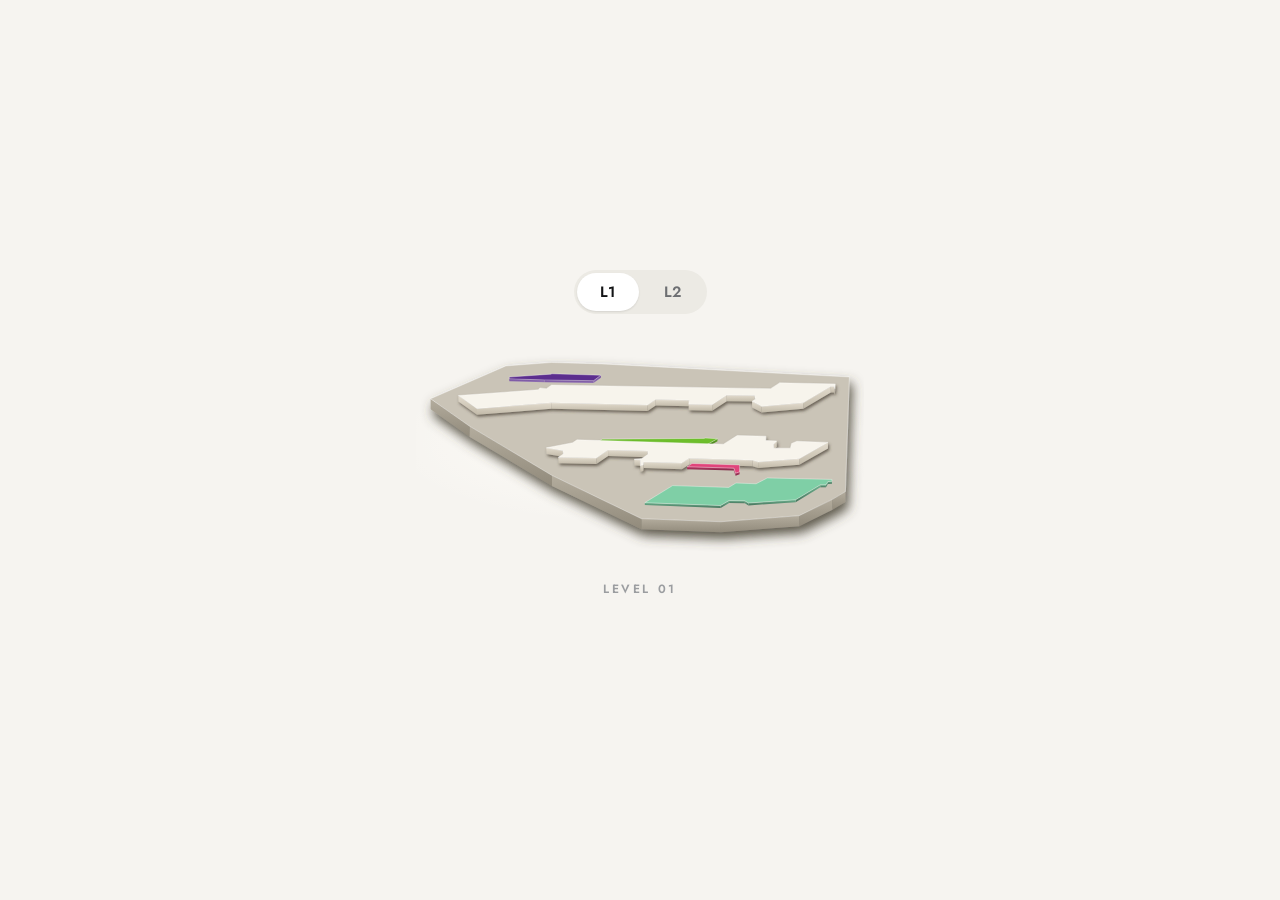
<file: index.html>
<!doctype html>
<html lang="en">
<head>
<meta charset="utf-8">
<meta name="viewport" content="width=device-width, initial-scale=1, viewport-fit=cover">
<meta name="color-scheme" content="light dark">
<title>Find my car – Garden City</title>
<link rel="preconnect" href="https://fonts.googleapis.com">
<link rel="preconnect" href="https://fonts.gstatic.com" crossorigin>
<link href="https://fonts.googleapis.com/css2?family=Jost:wght@400;500;600;700&display=swap" rel="stylesheet">
<link rel="stylesheet" href="styles.css?v=09161853">
</head>
<body>
<div class="app">

  <!-- ===== 屏 1：一次只显示一层，切换 L1 / L2，点模型进入该层 ===== -->
  <!-- 标题只给读屏软件，视觉上不出现 -->
  <section class="screen is-on" id="home" aria-labelledby="home-title">
    <h1 class="sr-only" id="home-title" tabindex="-1">Which level did you park on?</h1>
    <div class="pick" role="group" aria-label="Choose a level">
      <button type="button" data-pick="L1">L1</button>
      <button type="button" data-pick="L2">L2</button>
    </div>
    <div class="deckhost" id="deckhost"></div>
    <p class="plate" id="deck-plate" aria-hidden="true"></p>
  </section>

  <!-- ===== 屏 2：该层平面图 + 车的位置 ===== -->
  <section class="screen" id="level" aria-labelledby="level-title">
    <header class="topbar">
      <button class="back" data-back="home">Back</button>
      <div class="seg" role="group" aria-label="Switch level">
        <button data-level="L1" aria-pressed="false">L1</button>
        <button data-level="L2" aria-pressed="false">L2</button>
      </div>
    </header>
    <div class="pagehead">
      <i class="swatch" id="level-swatch"></i>
      <h1 class="lead" id="level-title" tabindex="-1"></h1>
    </div>
    <p class="sub" id="level-sub"></p>
    <div class="planbox" id="level-plan">
      <img alt="" hidden>
      <div class="empty"></div>
      <div class="overlay" id="level-overlay"></div>
    </div>
    <p class="note" id="level-note"></p>
  </section>

  <!-- ===== 屏 3：停车场细节图 + 提示 ===== -->
  <section class="screen" id="detail" aria-labelledby="detail-title">
    <header class="topbar">
      <button class="back" data-back="level">Back</button>
    </header>
    <div class="pagehead">
      <i class="swatch" id="detail-swatch"></i>
      <h1 class="lead" id="detail-title" tabindex="-1"></h1>
    </div>
    <p class="sub" id="detail-sub"></p>
    <div class="planbox" id="detail-plan">
      <img alt="" hidden>
      <div class="empty"></div>
      <div class="overlay" id="detail-overlay"></div>
    </div>
    <ul class="tips" id="detail-tips"></ul>
    <button class="primary" data-back="home" data-reset="1">I found my car</button>
  </section>

  <!-- 点了某个车位之后问一句 -->
  <div class="ask" id="ask" hidden role="dialog" aria-modal="true" aria-labelledby="ask-title">
    <div class="ask-card">
      <p class="ask-title" id="ask-title">Did you park here?</p>
      <p class="ask-where" id="ask-where"></p>
      <div class="ask-row">
        <button class="btn-ghost" id="ask-no" type="button">Not here</button>
        <button class="btn-solid" id="ask-yes" type="button">Yes, my car is here</button>
      </div>
    </div>
  </div>

  <div class="locating" id="locating" hidden role="status" aria-live="polite">
    <div class="beacon"></div>
    <p>Finding your car…</p>
  </div>

</div>
<script src="app.js?v=09161853"></script>
</body>
</html>
</file>
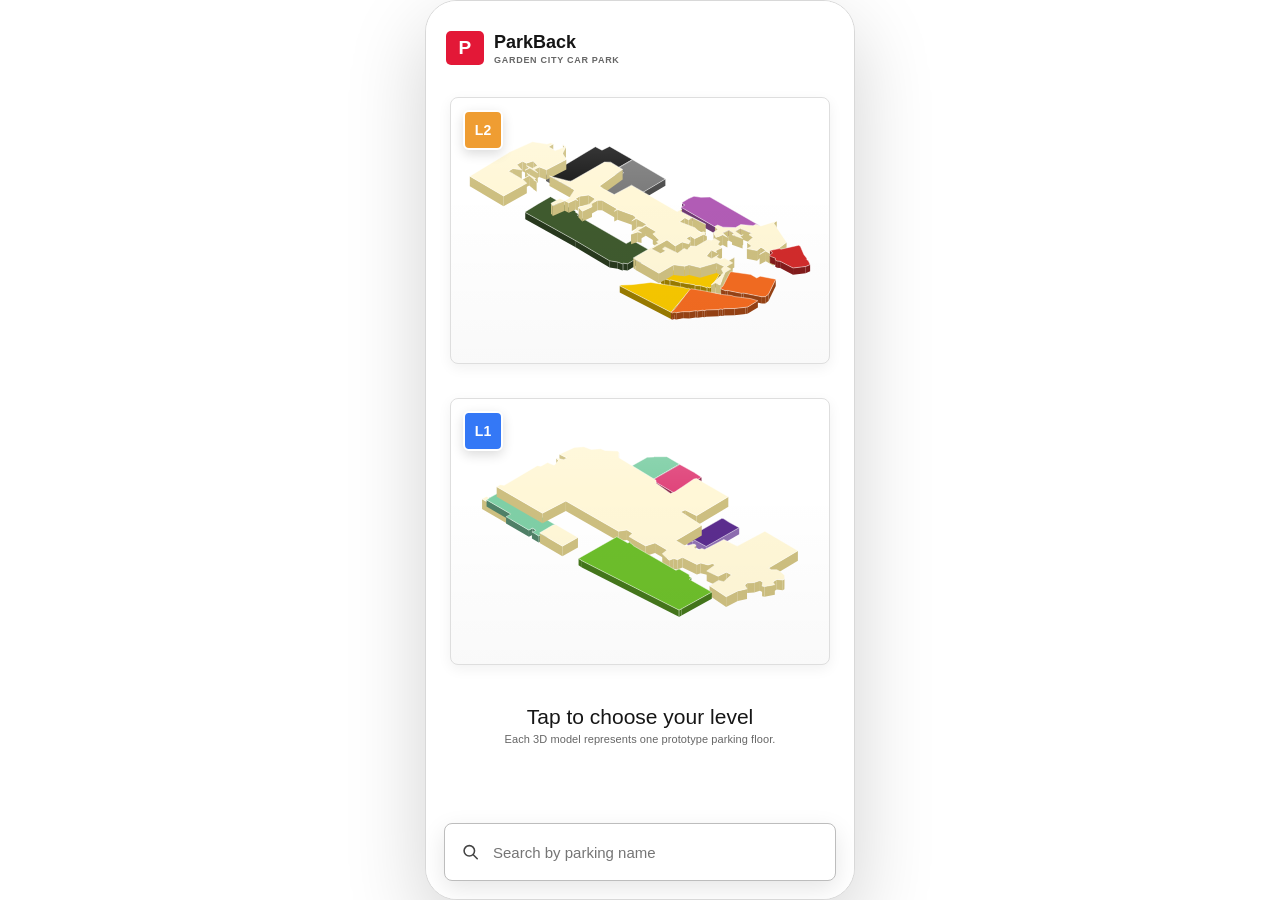
<file: codex version/FindMyCar/index.html>
<!doctype html>
<html lang="en">
<head>
  <meta charset="utf-8">
  <meta name="viewport" content="width=device-width, initial-scale=1, viewport-fit=cover">
  <meta name="theme-color" content="#e31837">
  <title>FindMyCar — Garden City Prototype</title>
  <link rel="stylesheet" href="css/variables.css">
  <link rel="stylesheet" href="css/base.css">
  <link rel="stylesheet" href="css/layout.css">
  <link rel="stylesheet" href="css/home.css">
  <link rel="stylesheet" href="css/map.css">
  <link rel="stylesheet" href="css/details.css">
  <link rel="stylesheet" href="css/map-renderer.css">
  <link rel="stylesheet" href="css/feedback.css">
  <link rel="stylesheet" href="css/buttons.css">
  <link rel="stylesheet" href="css/responsive.css">
</head>
<body>
  <main class="phone" id="prototype" data-floor="L1" aria-label="ParkBack mobile prototype">
    <section class="view screen home-view is-on" id="home" aria-label="Choose parking level">
      <header class="home-header">
        <div class="brand"><span class="brand-mark">P</span><span><strong>ParkBack</strong><small>Garden City car park</small></span></div>
        <span class="saved-home" id="savedHome" hidden>Saved · L1</span>
      </header>

      <div class="level-stack" role="group" aria-label="Choose a parking level">
        <button class="level-card" type="button" data-floor="L2" aria-pressed="false">
          <svg class="level-model" data-model-floor="L2" viewBox="-35 155 1060 235" preserveAspectRatio="none" role="img" aria-label="Level 2 BIG W floor, assembled from the reference sign proportions"></svg>
          <span class="level-label"><span class="level-code">L2</span></span>
        </button>
        <button class="level-card" type="button" data-floor="L1" aria-pressed="false">
          <svg class="level-model" data-model-floor="L1" viewBox="55 330 950 220" preserveAspectRatio="none" role="img" aria-label="Level 1 floor above You Are Here, assembled from the reference sign proportions"></svg>
          <span class="level-label"><span class="level-code">L1</span></span>
        </button>
      </div>

      <div class="choose-copy"><strong>Tap to choose your level</strong><span>Each 3D model represents one prototype parking floor.</span></div>

      <div class="search-dock">
        <div class="search-results" id="searchResults" role="listbox" aria-label="Parking search results" hidden>
          <button class="search-result" type="button" data-floor="L1"><span class="result-code">L1</span><span><strong>Level 1 · P6 Pink</strong><small>Nearby Entry 1 · Coles</small></span></button>
          <button class="search-result" type="button" data-floor="L2"><span class="result-code">L2</span><span><strong>Level 2 · P22 Olive</strong><small>Nearby BIG W</small></span></button>
          <p class="no-result" id="noResult" hidden>No L1 or L2 match. Try “park”, “L1” or “L2”.</p>
        </div>
        <div class="search-box">
          <svg width="19" height="19" viewBox="0 0 24 24" aria-hidden="true"><circle cx="10.5" cy="10.5" r="6.6" fill="none" stroke="currentColor" stroke-width="2"/><path d="m15.5 15.5 5 5" fill="none" stroke="currentColor" stroke-width="2" stroke-linecap="round"/></svg>
          <input id="parkingSearch" type="search" placeholder="Search by parking name" aria-label="Search parking by floor, zone or landmark" autocomplete="off">
          <button class="clear-search" id="clearSearch" type="button" aria-label="Clear parking search" hidden>×</button>
        </div>
      </div>
      <div id="deckhost" hidden></div>
      <p id="deck-plate" hidden></p>
    </section>

    <section class="view screen map-view" id="level" aria-label="Selected floor map" aria-hidden="true">
      <div class="map-canvas">
        <i class="sr-only" id="level-swatch"></i>
        <div class="map-floor-title"><small>Parking floor plan</small><strong id="level-title" tabindex="-1">Level 1</strong></div>
        <p class="sr-only" id="level-sub"></p>
        <div class="floor-plan-slot planbox" id="level-plan" aria-label="Level 1 floor plan">
          <img alt="" hidden>
          <div class="empty"></div>
          <div class="overlay" id="level-overlay"></div>
          <div class="map-zoom-controls" aria-label="Map zoom controls">
            <button id="mapZoomIn" type="button" aria-label="Zoom in">+</button>
            <button id="mapZoomOut" type="button" aria-label="Zoom out">−</button>
            <button id="mapZoomAll" type="button" aria-label="Show the complete floor plan">All</button>
          </div>
          <span class="map-accuracy" id="mapAccuracy">Approximate GPS area · 5–10 m</span>
        </div>
        <p class="sr-only" id="level-note"></p>
      </div>

      <div class="map-top">
        <button class="round-button" id="backHome" data-back="home" type="button" aria-label="Back to level selection"><svg width="22" height="22" viewBox="0 0 24 24" aria-hidden="true"><path d="m15 5-7 7 7 7" fill="none" stroke="currentColor" stroke-width="2.2" stroke-linecap="round" stroke-linejoin="round"/></svg></button>
        <div class="map-top-right">
          <div class="floor-switch seg" aria-label="Switch parking level"><button type="button" data-level="L1" aria-pressed="false">L1</button><button type="button" data-level="L2" aria-pressed="false">L2</button></div>
          <button class="round-button" id="locateButton" type="button" aria-label="Show simulated location"><svg width="20" height="20" viewBox="0 0 24 24" aria-hidden="true"><circle cx="12" cy="12" r="5" fill="none" stroke="currentColor" stroke-width="2"/><circle cx="12" cy="12" r="2" fill="currentColor"/><path d="M12 2v3m0 14v3M2 12h3m14 0h3" fill="none" stroke="currentColor" stroke-width="2" stroke-linecap="round"/></svg></button>
        </div>
      </div>

      <button class="parking-card" id="parkingInfo" type="button" aria-label="Open parking details">
        <span class="cue-image"><span><strong id="cueMark">P6</strong><small>Cue photo<br>placeholder</small></span></span>
        <span class="parking-copy"><span class="overline">Tip</span><span class="details-link">Check details</span></span>
        <span class="card-arrow" aria-hidden="true">›</span>
      </button>

      <div class="save-bar"><strong>Save your parking location</strong><button class="confirm-button" id="confirmButton" type="button">Confirm</button></div>
    </section>

    <section class="view screen details-view" id="detail" aria-label="Parking details" aria-hidden="true">
      <header class="details-header">
        <button class="round-button" id="backDetails" data-back="level" type="button" aria-label="Back to floor map"><svg width="22" height="22" viewBox="0 0 24 24" aria-hidden="true"><path d="m15 5-7 7 7 7" fill="none" stroke="currentColor" stroke-width="2.2" stroke-linecap="round" stroke-linejoin="round"/></svg></button>
        <div class="details-heading"><small>Parking details</small><strong id="detail-title" tabindex="-1">P6 Pink</strong></div>
        <span style="width:45px" aria-hidden="true"></span>
      </header>
      <div class="details-body" id="detailsBody" data-detail-floor="L1">
        <i class="sr-only" id="detail-swatch"></i>
        <p class="sr-only" id="detail-sub"></p>
        <div class="detail-plan planbox" id="detail-plan" aria-label="Detailed parking bay map">
          <img alt="" hidden>
          <div class="empty"></div>
          <div class="overlay" id="detail-overlay"></div>
          <span class="detail-hint" id="detailHint">Tap a parking bay to refine the pin</span>
        </div>
        <p class="tips-title">Environmental cues</p>
        <ul class="tips-list tips" id="detail-tips"></ul>
        <button class="found-button" id="foundButton" data-back="home" data-reset="1" type="button">I found my car</button>
      </div>
    </section>

    <div class="finding-overlay" id="locating" hidden role="status" aria-live="polite">
      <span class="finding-beacon beacon" aria-hidden="true"></span>
      <p>Finding your car…</p>
    </div>

    <div class="ask" id="ask" hidden role="dialog" aria-modal="true" aria-labelledby="ask-title">
      <div class="ask-card">
        <p class="ask-title" id="ask-title">Did you park here?</p>
        <p class="ask-where" id="ask-where"></p>
        <div class="ask-row">
          <button class="btn-ghost" id="ask-no" type="button">Not here</button>
          <button class="btn-solid" id="ask-yes" type="button">Yes, my car is here</button>
        </div>
      </div>
    </div>

    <div class="toast" id="toast" role="status" aria-live="polite">Location saved</div>
  </main>

  <script src="js/config.js"></script>
  <script src="js/home-model.js"></script>
  <script src="js/app.js"></script>
  <script src="js/map-experience.js"></script>
</body>
</html>
</file>
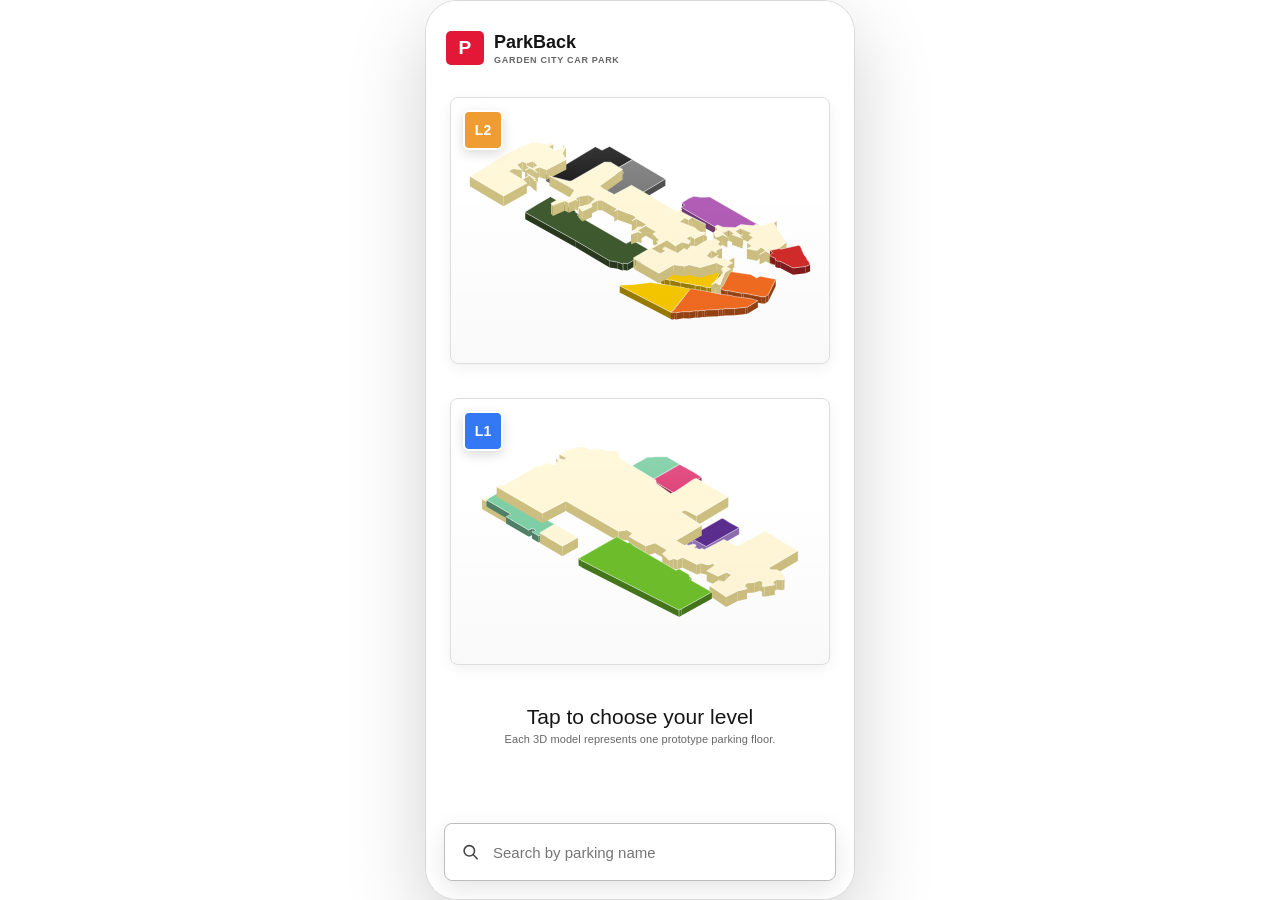
<file: codex version/ParkBack_Garden_City_Prototype.html>
<!doctype html>
<html lang="en">
<head>
  <meta charset="utf-8">
  <meta name="viewport" content="width=device-width, initial-scale=1, viewport-fit=cover">
  <meta name="theme-color" content="#e31837">
  <title>ParkBack — Garden City Prototype</title>
  <style>
    :root {
      --green: #161616;
      --green-2: #333333;
      --lime: #e31837;
      --ink: #161616;
      --muted: #666666;
      --paper: #ffffff;
      --map: #eeeeec;
      --card: #ffffff;
      --line: rgba(0,0,0,.13);
      --blue: #3478f6;
      --amber: #ef9d32;
      --shadow: 0 8px 24px rgba(0,0,0,.10);
      /* Tokens shared with the completed index map/model renderer. */
      --red: #e31837;
      --on-red: #ffffff;
      --ink-2: #666666;
      --ink-3: #929292;
      --sunk: #eeeeec;
      --hair: rgba(0,0,0,.16);
      --rule: #161616;
      --tap: 52px;
      --r: 5px;
      --floor: #d7d1c5;
      --floor-side-1: #c2bbad;
      --floor-side-2: #9e9687;
      --bldg: #fff7d7;
      --bldg-side-1: #eadfae;
      --bldg-side-2: #cdbf80;
      --shade: #5b5345;
      --edge: rgba(255,255,255,.65);
    }

    * { box-sizing: border-box; }
    html, body { margin: 0; min-height: 100%; }
    body {
      min-height: 100vh;
      min-height: 100dvh;
      display: grid;
      place-items: center;
      overflow: hidden;
      background: #ffffff;
      color: var(--ink);
      font-family: "Helvetica Neue", Helvetica, Arial, sans-serif;
      font-weight: 400;
      letter-spacing: .005em;
    }
    button, input { font: inherit; }
    button { color: inherit; -webkit-tap-highlight-color: transparent; }
    button:focus-visible, input:focus-visible { outline: 3px solid rgba(227,24,55,.28); outline-offset: 2px; }
    [hidden] { display: none !important; }

    .phone {
      position: relative;
      width: min(430px, 100vw);
      height: min(900px, 100vh);
      height: min(900px, 100dvh);
      overflow: hidden;
      isolation: isolate;
      border: 1px solid #d8d8d8;
      border-radius: 32px;
      background: var(--paper);
      box-shadow: 0 28px 80px rgba(0,0,0,.18);
    }

    .status-bar {
      position: absolute;
      z-index: 30;
      inset: 0 0 auto;
      height: 39px;
      padding: 11px 22px 0;
      display: flex;
      justify-content: space-between;
      color: var(--ink);
      font-size: 12px;
      font-weight: 600;
      pointer-events: none;
    }
    .status-icons { display: flex; align-items: center; gap: 6px; }
    .signal { width: 15px; height: 9px; border-left: 2px solid currentColor; border-bottom: 2px solid currentColor; transform: skew(-20deg); }
    .battery { position: relative; width: 20px; height: 10px; border: 1.5px solid currentColor; border-radius: 3px; }
    .battery::before { content: ""; position: absolute; inset: 2px; border-radius: 1px; background: currentColor; }
    .battery::after { content: ""; position: absolute; right: -3px; top: 2px; width: 2px; height: 4px; border-radius: 0 2px 2px 0; background: currentColor; }

    .view {
      position: absolute;
      inset: 0;
      opacity: 0;
      pointer-events: none;
      transform: translateX(18px);
      transition: opacity .28s ease, transform .38s cubic-bezier(.22,.8,.24,1);
    }
    .view.active, .view.is-on { z-index: 2; opacity: 1; pointer-events: auto; transform: none; }

    /* Screen 1 — the sketch's two large, stacked image divs. */
    .home-view {
      background: #ffffff;
    }
    .home-header {
      position: absolute;
      z-index: 4;
      top: 14px;
      left: 20px;
      right: 20px;
      height: 66px;
      display: flex;
      align-items: center;
      justify-content: space-between;
    }
    .brand { display: flex; align-items: center; gap: 10px; }
    .brand-mark { width: 38px; height: 34px; display: grid; place-items: center; border-radius: 5px; background: var(--lime); color: #fff; font-size: 19px; font-weight: 700; }
    .brand strong, .brand small { display: block; }
    .brand strong { color: var(--green); font-size: 18px; font-weight: 600; letter-spacing: 0; }
    .brand small { margin-top: 2px; color: var(--muted); font-size: 9px; font-weight: 600; letter-spacing: .08em; text-transform: uppercase; }
    .saved-home {
      max-width: 150px;
      padding: 7px 10px;
      overflow: hidden;
      border: 1px solid #dedede;
      border-radius: 4px;
      background: #f4f4f4;
      color: #333;
      font-size: 10px;
      font-weight: 600;
      text-overflow: ellipsis;
      white-space: nowrap;
    }

    .level-stack {
      position: absolute;
      top: 96px;
      right: 24px;
      bottom: 234px;
      left: 24px;
      display: grid;
      grid-template-rows: 1fr 1fr;
      gap: 34px;
    }
    .level-card {
      position: relative;
      min-height: 0;
      overflow: hidden;
      border: 1px solid #dedede;
      border-radius: 8px;
      background: #ffffff;
      box-shadow: 0 4px 14px rgba(0,0,0,.06);
      cursor: pointer;
      transition: transform .2s ease, border-color .2s ease, box-shadow .2s ease;
    }
    .level-card::after {
      content: "";
      position: absolute;
      inset: 0;
      background: linear-gradient(180deg, rgba(255,255,255,.25), transparent 35%, rgba(0,0,0,.025));
      pointer-events: none;
    }
    .level-card:active { transform: scale(.985); }
    .level-card.selected {
      border-color: var(--lime);
      box-shadow: 0 0 0 2px var(--lime), 0 8px 20px rgba(0,0,0,.10);
      transform: translateY(-2px);
    }
    .level-model {
      position: absolute;
      left: 0;
      width: 100%;
      overflow: visible;
      transform: translateY(0);
      transition: transform .25s ease;
    }
    .level-card[data-floor="L2"] .level-model,
    .level-card[data-floor="L1"] .level-model { top: 12%; height: 76%; }
    .level-card:hover .level-model, .level-card.selected .level-model { transform: translateY(-3px); }
    .model-shadow { fill: rgba(0,0,0,.10); filter: blur(5px); }
    .model-slab .top { fill: var(--top); stroke: rgba(0,0,0,.20); stroke-width: 1.3; stroke-linejoin: round; vector-effect: non-scaling-stroke; }
    .model-slab .front { fill: var(--front); stroke: rgba(0,0,0,.17); stroke-width: 1.1; stroke-linejoin: round; vector-effect: non-scaling-stroke; }
    .model-slab .side { fill: var(--side); stroke: rgba(0,0,0,.17); stroke-width: 1.1; stroke-linejoin: round; vector-effect: non-scaling-stroke; }
    .model-building .top { fill: #fff2bd; stroke: rgba(157,126,34,.24); }
    .model-building .front { fill: #e9d99a; stroke: rgba(130,102,25,.22); }
    .model-building .side { fill: #cfbb70; stroke: rgba(112,86,20,.22); }
    .level-model .top { stroke: var(--edge); stroke-width: .7; stroke-linejoin: round; vector-effect: non-scaling-stroke; }
    .level-model .wall { stroke: none; }
    .level-label {
      position: absolute;
      z-index: 2;
      top: 12px;
      left: 12px;
      display: block;
    }
    .level-code { width: 40px; height: 40px; display: grid; place-items: center; border: 2px solid #fff; border-radius: 6px; color: #fff; box-shadow: 0 4px 12px rgba(0,0,0,.14); font-size: 14px; font-weight: 700; }
    .level-card[data-floor="L1"] .level-code { background: var(--blue); }
    .level-card[data-floor="L2"] .level-code { background: var(--amber); }
    .choose-copy {
      position: absolute;
      right: 24px;
      bottom: 154px;
      left: 24px;
      text-align: center;
    }
    .choose-copy strong { display: block; color: var(--green); font-size: 21px; font-weight: 500; letter-spacing: 0; }
    .choose-copy span { display: block; margin-top: 4px; color: var(--muted); font-size: 11px; }

    .search-dock {
      position: absolute;
      z-index: 8;
      right: 18px;
      bottom: calc(18px + env(safe-area-inset-bottom));
      left: 18px;
    }
    .search-box { position: relative; }
    .search-box svg { position: absolute; z-index: 2; top: 50%; left: 17px; transform: translateY(-50%); color: #444; pointer-events: none; }
    .search-box input {
      width: 100%;
      height: 58px;
      padding: 0 52px 0 48px;
      border: 1px solid #bdbdbd;
      border-radius: 8px;
      outline: 0;
      background: #fff;
      color: var(--ink);
      box-shadow: var(--shadow);
      font-size: 15px;
    }
    .search-box input:focus { border-color: var(--lime); box-shadow: 0 0 0 2px rgba(227,24,55,.14); }
    .search-box input::-webkit-search-cancel-button,
    .search-box input::-webkit-search-decoration {
      display: none;
      -webkit-appearance: none;
      appearance: none;
    }
    .clear-search {
      position: absolute;
      z-index: 3;
      top: 11px;
      right: 11px;
      width: 36px;
      height: 36px;
      border: 0;
      border-radius: 4px;
      background: #efefef;
      color: #555;
      font-size: 20px;
      cursor: pointer;
    }
    .search-results {
      position: absolute;
      right: 0;
      bottom: 68px;
      left: 0;
      display: grid;
      gap: 7px;
      padding: 9px;
      border: 1px solid #d6d6d6;
      border-radius: 8px;
      background: #fff;
      box-shadow: var(--shadow);
    }
    .search-result {
      min-height: 52px;
      padding: 8px 11px;
      display: flex;
      align-items: center;
      gap: 10px;
      border: 0;
      border-radius: 4px;
      background: #f5f5f5;
      text-align: left;
      cursor: pointer;
    }
    .result-code { width: 34px; height: 34px; display: grid; place-items: center; border-radius: 4px; color: #fff; font-size: 11px; font-weight: 700; }
    .search-result[data-floor="L1"] .result-code { background: var(--blue); }
    .search-result[data-floor="L2"] .result-code { background: var(--amber); }
    .search-result strong, .search-result small { display: block; }
    .search-result strong { font-size: 12px; }
    .search-result small { margin-top: 2px; color: var(--muted); font-size: 9px; }
    .no-result { margin: 0; padding: 12px; color: var(--muted); text-align: center; font-size: 11px; }

    /* Screen 2 — large map, floating parking info, compact confirm area. */
    .map-view { background: var(--map); }
    .map-canvas { position: absolute; inset: 0 0 104px; overflow: hidden; background: #eeeeec; }
    .map-canvas::before {
      content: "";
      position: absolute;
      inset: -25%;
      opacity: .35;
      background-image: linear-gradient(rgba(96,117,122,.17) 1px, transparent 1px), linear-gradient(90deg, rgba(96,117,122,.17) 1px, transparent 1px);
      background-size: 36px 36px;
      transform: rotate(-6deg);
    }
    .floor-plan-slot {
      position: absolute;
      z-index: 2;
      top: 130px;
      right: 18px;
      left: 18px;
      aspect-ratio: 4 / 3;
      overflow: hidden;
      border: 1px solid #c9cecc;
      border-radius: 8px;
      background: #e9e8e3;
      box-shadow: 0 8px 22px rgba(0,0,0,.10);
      height: min(390px, 45vh);
      aspect-ratio: auto !important;
    }
    .floor-plan-slot.is-plan {
      background-color: #f3f4f2;
      background-image:
        linear-gradient(rgba(130,139,137,.13) 1px, transparent 1px),
        linear-gradient(90deg, rgba(130,139,137,.13) 1px, transparent 1px),
        linear-gradient(rgba(130,139,137,.07) 1px, transparent 1px),
        linear-gradient(90deg, rgba(130,139,137,.07) 1px, transparent 1px);
      background-size: 88px 88px, 88px 88px, 22px 22px, 22px 22px;
    }
    .detail-plan.is-plan { background: #fff; }
    .floor-plan-slot.is-plan .empty, .detail-plan.is-plan .empty { display: none; }
    .floor-plan-slot > img, .detail-plan > img { position: absolute; inset: 0; width: 100%; height: 100%; object-fit: fill; }
    .floor-plan-slot .empty, .detail-plan .empty {
      position: absolute;
      inset: 0;
      padding: 14px;
      display: flex;
      flex-direction: column;
      justify-content: flex-end;
      color: #777a78;
      background-image: linear-gradient(#fff 1px, transparent 1px), linear-gradient(90deg, #fff 1px, transparent 1px);
      background-size: 26px 26px;
    }
    .floor-plan-slot .empty span, .floor-plan-slot .empty small, .detail-plan .empty span, .detail-plan .empty small { display: block; }
    .floor-plan-slot .empty span, .detail-plan .empty span { font-size: 13px; font-weight: 600; }
    .floor-plan-slot .empty small, .detail-plan .empty small { margin-top: 2px; font-size: 10px; }
    .floor-plan-slot .overlay, .detail-plan .overlay { position: absolute; inset: 0; }
    .level-note { position: absolute; z-index: 3; top: 465px; right: 18px; left: 18px; margin: 0; color: var(--muted); font-size: 11px; }

    .zone { position: absolute; border: 3px solid var(--lime); border-radius: 4px; background: rgba(227,24,55,.035); }
    .zone b { position: absolute; top: 100%; left: -3px; margin-top: 4px; padding: 3px 7px; border-radius: 3px; background: var(--lime); color: #fff; font-size: 9px; font-weight: 700; white-space: nowrap; }
    .pin { position: absolute; z-index: 6; width: 0; height: 0; }
    .pin-body { position: absolute; top: 0; left: 0; display: flex; flex-direction: column; align-items: center; transform: translate(-50%,-100%); }
    .pin-body[role="button"] { cursor: pointer; }
    .pin-head { width: 27px; height: 27px; display: grid; place-items: center; border: 4px solid #fff; border-radius: 50%; background: var(--lime); box-shadow: 0 5px 18px rgba(0,0,0,.25); }
    .pin-head::after { content: ""; width: 6px; height: 6px; border-radius: 50%; background: #fff; }
    .pin-stem { width: 0; height: 0; margin-top: -2px; border-right: 6px solid transparent; border-left: 6px solid transparent; border-top: 11px solid var(--lime); }
    .callout { position: absolute; bottom: calc(100% + 9px); left: 50%; width: 205px; padding: 8px; display: flex; align-items: center; gap: 8px; transform: translateX(-50%); border: 1px solid #ccc; border-radius: 7px; background: #fff; box-shadow: var(--shadow); text-align: left; }
    .callout::after { content: ""; position: absolute; bottom: -6px; left: 50%; width: 10px; height: 10px; transform: translateX(-50%) rotate(45deg); border-right: 1px solid #ccc; border-bottom: 1px solid #ccc; background: #fff; }
    .callout.to-right { left: 0; transform: none; } .callout.to-right::after { left: 8px; transform: rotate(45deg); }
    .callout.to-left { right: 0; left: auto; transform: none; } .callout.to-left::after { right: 8px; left: auto; transform: rotate(45deg); }
    .callout.tight { width: auto; padding: 5px 10px; white-space: nowrap; }
    .callout b, .callout small { display: block; } .callout b { font-size: 12px; font-weight: 600; } .callout small { color: var(--muted); font-size: 9px; }
    .thumb { width: 46px; height: 46px; flex: none; padding: 3px; display: grid; place-items: center; overflow: hidden; border: 1px solid #d3d3d3; border-radius: 5px; background: #eee; color: #777; text-align: center; font-size: 8px; line-height: 1.15; }
    .thumb img { width: 100%; height: 100%; object-fit: cover; }
    .pin-body.drop { animation: indexPinDrop .5s cubic-bezier(.2,.7,.3,1.15) both; }
    @keyframes indexPinDrop { from { opacity: 0; transform: translate(-50%,-170%); } to { opacity: 1; transform: translate(-50%,-100%); } }
    .map-art { position: absolute; width: 650px; height: 650px; top: 47%; left: 50%; transform: translate(-50%,-50%) rotate(-5deg); filter: drop-shadow(0 15px 30px rgba(34,54,60,.13)); }
    .road { fill: none; stroke: #fff; stroke-width: 72; stroke-linecap: round; stroke-linejoin: round; }
    .road-line { fill: none; stroke: #bec9cd; stroke-width: 2; stroke-dasharray: 11 10; }
    .building { fill: #f8f9f8; stroke: #b9c5c8; stroke-width: 2; }
    .bay { stroke: #abb9bd; stroke-width: 2; }
    .map-copy { fill: #65777c; font-size: 14px; font-weight: 600; letter-spacing: .05em; }
    .landmark { fill: var(--green); }
    .landmark-copy { fill: #fff; font-size: 13px; font-weight: 700; }
    .floor-layer { transition: opacity .25s ease; }
    [data-floor="L1"] .l2-layer, [data-floor="L2"] .l1-layer { opacity: 0; }

    .map-top {
      position: absolute;
      z-index: 8;
      top: 16px;
      right: 15px;
      left: 15px;
      display: flex;
      align-items: center;
      justify-content: space-between;
    }
    .round-button {
      width: 45px;
      height: 45px;
      display: grid;
      place-items: center;
      border: 1px solid #d2d2d2;
      border-radius: 50%;
      background: #fff;
      box-shadow: 0 4px 12px rgba(0,0,0,.10);
      cursor: pointer;
    }
    .map-top-right { display: flex; align-items: center; gap: 9px; }
    .floor-switch { display: flex; gap: 3px; padding: 4px; border: 1px solid #d2d2d2; border-radius: 7px; background: #fff; box-shadow: 0 4px 12px rgba(0,0,0,.10); }
    .floor-switch button { width: 48px; height: 35px; border: 0; border-radius: 4px; background: transparent; color: var(--muted); font-size: 12px; font-weight: 700; cursor: pointer; }
    .floor-switch button.selected { background: var(--green); color: #fff; }
    .floor-switch button[aria-pressed="true"] { background: var(--green); color: #fff; }
    .round-button.locating { background: var(--lime); color: #fff; animation: locate .75s ease-in-out infinite alternate; }
    @keyframes locate { to { transform: scale(1.08); box-shadow: 0 0 0 8px rgba(227,24,55,.16), 0 4px 12px rgba(0,0,0,.12); } }

    .map-floor-title {
      position: absolute;
      z-index: 3;
      top: 82px;
      left: 19px;
      color: rgba(0,0,0,.82);
    }
    .map-floor-title small { display: block; font-size: 9px; font-weight: 700; letter-spacing: .12em; text-transform: uppercase; }
    .map-floor-title strong { display: block; margin-top: 2px; font-size: 24px; font-weight: 500; letter-spacing: 0; }

    .gps-area { position: absolute; z-index: 5; left: 55%; top: 42%; width: 112px; height: 112px; transform: translate(-50%,-50%); border: 2px dashed rgba(52,120,246,.58); border-radius: 50%; background: rgba(52,120,246,.12); animation: breathe 2.4s ease-in-out infinite; }
    [data-floor="L2"] .gps-area { left: 64%; top: 37%; border-color: rgba(239,157,50,.65); background: rgba(239,157,50,.14); }
    @keyframes breathe { 50% { transform: translate(-50%,-50%) scale(1.1); opacity: .75; } }
    .gps-dot { position: absolute; z-index: 6; left: 55%; top: 42%; width: 28px; height: 28px; padding: 0; transform: translate(-50%,-50%); border: 5px solid #fff; border-radius: 50%; background: var(--blue); box-shadow: 0 5px 18px rgba(27,64,113,.35); cursor: pointer; }
    [data-floor="L2"] .gps-dot { left: 64%; top: 37%; background: var(--amber); }
    .gps-dot.drop { animation: pinDrop .5s cubic-bezier(.2,.7,.3,1.15) both; }
    @keyframes pinDrop { from { opacity: 0; transform: translate(-50%,-145%); } to { opacity: 1; transform: translate(-50%,-50%); } }

    .parking-zone {
      position: absolute;
      z-index: 4;
      border: 3px solid var(--lime);
      border-radius: 4px;
      background: rgba(227,24,55,.035);
      pointer-events: none;
    }
    .parking-zone span {
      position: absolute;
      top: 100%;
      left: -3px;
      margin-top: 4px;
      padding: 3px 7px;
      border-radius: 3px;
      background: var(--lime);
      color: #fff;
      font-size: 9px;
      font-weight: 700;
      white-space: nowrap;
    }

    .parking-card {
      position: absolute;
      z-index: 8;
      right: 18px;
      bottom: 126px;
      left: 18px;
      min-height: 108px;
      padding: 14px;
      display: grid;
      grid-template-columns: 76px 1fr 26px;
      align-items: center;
      gap: 12px;
      border: 1px solid #d4d4d4;
      border-radius: 8px;
      background: #fff;
      box-shadow: 0 6px 18px rgba(0,0,0,.10);
      text-align: left;
      cursor: pointer;
    }
    .cue-image { width: 76px; height: 76px; padding: 7px; display: grid; place-items: center; border-radius: 5px; background: linear-gradient(145deg, #d7e3ff, var(--blue)); color: #fff; text-align: center; }
    [data-floor="L2"] .cue-image { background: linear-gradient(145deg, #ffe1ad, var(--amber)); color: #6c3c00; }
    .cue-image strong { display: block; font-size: 18px; }
    .cue-image small { display: block; margin-top: 2px; font-size: 7px; font-weight: 700; line-height: 1.15; text-transform: uppercase; }
    .parking-copy .overline { display: block; color: var(--green); font-size: 17px; font-weight: 700; letter-spacing: 0; text-transform: uppercase; }
    .card-arrow { color: #66746f; font-size: 28px; }
    .details-link { display: inline-block; margin-top: 8px; color: var(--muted); font-size: 11px; font-weight: 600; text-decoration: underline; text-underline-offset: 3px; }

    .save-bar {
      position: absolute;
      z-index: 10;
      right: 0;
      bottom: 0;
      left: 0;
      min-height: 105px;
      padding: 12px 18px calc(18px + env(safe-area-inset-bottom));
      display: grid;
      grid-template-columns: 1fr auto;
      align-items: center;
      gap: 13px;
      border-top: 1px solid #d9d9d9;
      background: #fff;
      box-shadow: 0 -6px 20px rgba(0,0,0,.07);
    }
    .save-bar strong { display: block; color: var(--green); font-size: 13px; line-height: 1.25; }
    .confirm-button { min-width: 122px; height: 52px; padding: 0 17px; border: 0; border-radius: 5px; background: var(--lime); color: #fff; box-shadow: none; font-size: 13px; font-weight: 700; cursor: pointer; }
    .confirm-button:active { transform: scale(.98); }

    /* Screen 3 — one large detail-plan div, then the tips list. */
    .details-view { z-index: 20; background: #f5f5f5; transform: translateY(100%); opacity: 1; transition: transform .42s cubic-bezier(.22,.8,.24,1); }
    .details-view.active, .details-view.is-on { z-index: 20; opacity: 1; pointer-events: auto; transform: none; }
    .details-header {
      height: 72px;
      padding: 14px 18px 12px;
      display: flex;
      align-items: center;
      justify-content: space-between;
      border-bottom: 1px solid var(--line);
      background: #fff;
    }
    .details-heading { min-width: 0; }
    .details-heading small { display: block; color: var(--muted); font-size: 8px; font-weight: 700; letter-spacing: .12em; text-transform: uppercase; }
    .details-heading strong { display: block; margin-top: 3px; overflow: hidden; color: var(--green); font-size: 19px; font-weight: 500; letter-spacing: 0; text-overflow: ellipsis; white-space: nowrap; }
    .details-body { height: calc(100% - 72px); overflow-y: auto; padding: 15px 16px calc(25px + env(safe-area-inset-bottom)); }
    .detail-plan {
      position: relative;
      width: 100%;
      aspect-ratio: 4 / 3;
      overflow: hidden;
      border: 1px solid #c9cecc;
      border-radius: 8px;
      background: #e9e8e3;
      box-shadow: 0 8px 22px rgba(0,0,0,.10);
      height: min(470px, 55vh);
      aspect-ratio: auto !important;
    }
    .detail-landmark { position: absolute; z-index: 2; top: 20%; right: 13%; padding: 10px 13px; border-radius: 4px; background: var(--green); color: #fff; font-size: 11px; font-weight: 700; }
    .detail-pin-area { position: absolute; z-index: 2; top: 42%; left: 53%; width: 78px; height: 78px; transform: translate(-50%,-50%); border: 2px dashed rgba(52,120,246,.6); border-radius: 50%; background: rgba(52,120,246,.13); }
    [data-detail-floor="L2"] .detail-pin-area { top: 38%; left: 62%; border-color: rgba(239,157,50,.68); background: rgba(239,157,50,.14); }
    .detail-pin { position: absolute; inset: 24px; border: 5px solid #fff; border-radius: 50%; background: var(--blue); box-shadow: 0 5px 14px rgba(30,62,84,.25); }
    [data-detail-floor="L2"] .detail-pin { background: var(--amber); }
    .placeholder-note { position: absolute; z-index: 3; right: 10%; bottom: 10%; left: 10%; padding: 14px; border-radius: 5px; background: #fff; box-shadow: 0 6px 18px rgba(0,0,0,.10); text-align: center; }
    .placeholder-note strong, .placeholder-note span { display: block; }
    .placeholder-note strong { color: var(--green); font-size: 13px; }
    .placeholder-note span { margin-top: 4px; color: var(--muted); font-size: 9px; line-height: 1.4; }
    .tips-title { margin: 17px 3px 8px; color: var(--muted); font-size: 9px; font-weight: 700; letter-spacing: .11em; text-transform: uppercase; }
    .tips-list { display: grid; gap: 9px; margin: 0; padding: 0; list-style: none; }
    .tips-list li { min-height: 67px; padding: 10px 12px; display: grid; grid-template-columns: 52px 1fr; align-items: center; gap: 11px; border: 1px solid var(--line); border-radius: 6px; background: #fff; }
    .tips-list li b, .tips-list li small { display: block; }
    .tips-list li b { font-size: 12px; }
    .tips-list li small { margin-top: 3px; color: var(--muted); font-size: 9px; line-height: 1.35; }
    .tip-row { min-height: 67px; padding: 10px 12px; display: grid; grid-template-columns: 52px 1fr; align-items: center; gap: 11px; border: 1px solid var(--line); border-radius: 6px; background: #fff; }
    .tip-number { width: 39px; height: 39px; display: grid; place-items: center; border-radius: 4px; background: #f0f0f0; color: var(--lime); font-size: 11px; font-weight: 700; }
    .tip-row strong, .tip-row span { display: block; }
    .tip-row strong { font-size: 12px; }
    .tip-row span { margin-top: 3px; color: var(--muted); font-size: 9px; line-height: 1.35; }
    .found-button { width: 100%; min-height: 52px; margin-top: 16px; border: 0; border-radius: 5px; background: var(--green); color: #fff; font-size: 13px; font-weight: 700; cursor: pointer; }
    .found-button:active { transform: scale(.985); }

    /* The completed index maps are rendered into these Codex plan slots. */
    .planmap, .baymap { display: block; width: 100%; height: 100%; touch-action: none; cursor: grab; }
    .planmap.is-zoomed, .baymap.is-zoomed { cursor: move; }
    .pm { fill: #fff7d7; stroke: #d8ca91; stroke-width: 1.6; stroke-linejoin: round; vector-effect: non-scaling-stroke; }
    .pa { fill: #555; font-weight: 700; letter-spacing: .02em; pointer-events: none; }
    .ps { fill: #8a8a8a; font-weight: 600; letter-spacing: .08em; text-transform: uppercase; pointer-events: none; }
    .pz { cursor: pointer; -webkit-tap-highlight-color: transparent; }
    .pz-fill { fill: var(--pc); fill-opacity: .58; stroke: var(--pc); stroke-opacity: 1; stroke-linejoin: round; transition: fill-opacity .18s; }
    .pz-tag { fill: #fff; stroke: rgba(0,0,0,.62); paint-order: stroke fill; font-weight: 700; pointer-events: none; }
    .pz:hover .pz-fill, .pz:focus-visible .pz-fill { fill-opacity: .74; }
    .pz:focus, .pz:focus-visible, .bay:focus, .bay:focus-visible { outline: none; }
    .pz.is-mine .pz-fill { stroke: var(--red); stroke-opacity: 1; fill-opacity: .68; }
    .pz.is-detected .pz-fill { stroke: var(--red); stroke-opacity: 1; fill-opacity: .68; }
    @keyframes zonePop { 0% { transform: scale(1); } 36% { transform: scale(1.05); } 100% { transform: scale(1); } }
    .pz.is-tapped { animation: zonePop .34s cubic-bezier(.3,.85,.3,1) both; transform-box: fill-box; transform-origin: 50% 50%; }
    .bay-ground { fill: var(--pc); fill-opacity: .16; stroke: var(--pc); stroke-opacity: .85; stroke-width: 2; stroke-linejoin: round; vector-effect: non-scaling-stroke; }
    .bay { fill: #fff; fill-opacity: .68; stroke: #777; stroke-opacity: .6; stroke-width: .7; vector-effect: non-scaling-stroke; cursor: pointer; }
    .bay:hover, .bay:focus-visible { fill: #555; fill-opacity: .36; }
    .bay.is-car { fill: var(--red); fill-opacity: .92; stroke: var(--red); stroke-opacity: 1; }
    .hereme { pointer-events: none; }
    .here-acc { fill: #2e5bd9; fill-opacity: .12; stroke: #2e5bd9; stroke-opacity: .35; stroke-width: 1.5; vector-effect: non-scaling-stroke; }
    .here-dot { fill: #2e5bd9; stroke: #fff; }
    .carmark { pointer-events: none; }
    .carmark-halo { fill: var(--red); opacity: .16; }
    .carmark-dot { fill: var(--red); stroke: #fff; }
    .carmark-eye { fill: #fff; }
    .auto-locate { pointer-events: none; }
    .auto-locate-area { fill: #2e5bd9; fill-opacity: .12; stroke: #2e5bd9; stroke-opacity: .48; stroke-width: 1.5; stroke-dasharray: 5 4; vector-effect: non-scaling-stroke; }
    .auto-locate-halo { fill: var(--red); opacity: .18; }
    .auto-locate-head { fill: var(--red); stroke: #fff; filter: drop-shadow(0 3px 4px rgba(0,0,0,.32)); }
    .auto-locate-eye { fill: #fff; }
    .saved-focus-ring { fill: var(--red); fill-opacity: .10; stroke: var(--red); stroke-opacity: .72; stroke-width: 2; stroke-dasharray: 6 5; vector-effect: non-scaling-stroke; transform-box: fill-box; transform-origin: center; animation: savedFocus 1.8s ease-in-out infinite; }
    @keyframes savedFocus { 50% { transform: scale(1.16); opacity: .58; } }
    .map-accuracy { position: absolute; z-index: 4; right: 10px; bottom: 10px; padding: 6px 9px; border: 1px solid rgba(0,0,0,.12); border-radius: 999px; background: rgba(255,255,255,.90); color: #444; box-shadow: 0 3px 10px rgba(0,0,0,.10); font-size: 9px; font-weight: 700; letter-spacing: .02em; pointer-events: none; }
    .map-zoom-controls { position: absolute; z-index: 6; bottom: 10px; left: 10px; display: flex; overflow: hidden; border: 1px solid rgba(0,0,0,.16); border-radius: 6px; background: rgba(255,255,255,.94); box-shadow: 0 3px 10px rgba(0,0,0,.10); }
    .map-zoom-controls button { min-width: 34px; height: 32px; padding: 0 9px; border: 0; border-right: 1px solid rgba(0,0,0,.12); background: transparent; color: #222; font-size: 16px; font-weight: 700; cursor: pointer; }
    .map-zoom-controls button:last-child { border-right: 0; font-size: 9px; letter-spacing: .04em; text-transform: uppercase; }
    .map-zoom-controls button:active { background: #e8e8e8; }
    .detail-hint { position: absolute; z-index: 4; right: 10px; bottom: 10px; left: 10px; padding: 7px 10px; border: 1px solid rgba(0,0,0,.12); border-radius: 5px; background: rgba(255,255,255,.92); color: #333; box-shadow: 0 3px 10px rgba(0,0,0,.10); font-size: 10px; font-weight: 700; text-align: center; pointer-events: none; }
    .detail-draft-pin { pointer-events: none; }
    .detail-draft-ring { fill: #2e5bd9; fill-opacity: .10; stroke: #2e5bd9; stroke-opacity: .46; stroke-width: 1.5; stroke-dasharray: 5 4; vector-effect: non-scaling-stroke; }
    .detail-draft-halo { fill: var(--red); opacity: .16; }
    .detail-draft-head { fill: var(--red); stroke: #fff; }
    .detail-draft-eye { fill: #fff; }
    @keyframes carLand { 0% { transform: scale(2.4); opacity: 0; } 60% { transform: scale(.92); opacity: 1; } 100% { transform: scale(1); opacity: 1; } }
    .carmark.drop { animation: carLand .5s cubic-bezier(.2,.7,.3,1.2) both; transform-box: fill-box; transform-origin: 50% 50%; }
    .sr-only { position: absolute !important; width: 1px !important; height: 1px !important; margin: -1px !important; padding: 0 !important; overflow: hidden !important; clip-path: inset(50%) !important; white-space: nowrap !important; border: 0 !important; }

    .ask { position: absolute; inset: 0; z-index: 60; display: flex; align-items: flex-end; padding: 16px; background: rgba(10,11,12,.42); opacity: 0; transition: opacity .2s ease; }
    .ask.is-on { opacity: 1; }
    .ask-card { width: 100%; padding: 22px; border-radius: 12px; background: #fff; box-shadow: 0 12px 40px rgba(0,0,0,.28); transform: translateY(14px); transition: transform .24s cubic-bezier(.2,.75,.25,1); }
    .ask.is-on .ask-card { transform: none; }
    .ask-title { margin: 0; font-size: 19px; font-weight: 700; }
    .ask-where { margin: 8px 0 22px; color: var(--muted); font-size: 14px; }
    .ask-row { display: flex; gap: 10px; }
    .btn-ghost, .btn-solid { flex: 1; min-height: 52px; padding: 10px; border: 0; border-radius: 5px; font-size: 13px; font-weight: 700; cursor: pointer; }
    .btn-ghost { background: #ededed; color: var(--ink); }
    .btn-solid { background: var(--lime); color: #fff; }

    .finding-overlay {
      position: absolute;
      z-index: 45;
      inset: 0;
      display: grid;
      place-content: center;
      justify-items: center;
      gap: 18px;
      background: #fff;
      opacity: 0;
      pointer-events: none;
      transition: opacity .24s ease;
    }
    .finding-overlay.show, .finding-overlay.is-on { opacity: 1; pointer-events: auto; }
    .finding-beacon { width: 34px; height: 34px; border-radius: 50%; background: var(--lime); animation: findingBeat 1s ease-in-out infinite; }
    .finding-overlay p { margin: 0; font-size: 17px; font-weight: 500; }
    @keyframes findingBeat { 0%, 100% { opacity: .5; transform: scale(.68); } 50% { opacity: 1; transform: scale(1); } }

    .toast {
      position: absolute;
      z-index: 50;
      right: auto;
      bottom: 118px;
      left: 50%;
      max-width: calc(100% - 36px);
      padding: 10px 14px;
      overflow: hidden;
      border-radius: 5px;
      background: #161616;
      color: #fff;
      box-shadow: var(--shadow);
      font-size: 11px;
      font-weight: 600;
      text-overflow: ellipsis;
      white-space: nowrap;
      opacity: 0;
      pointer-events: none;
      transform: translate(-50%, 12px);
      transition: .2s ease;
    }
    .toast.show { opacity: 1; transform: translate(-50%,0); }

    @media (max-width: 520px) {
      body { background: var(--paper); }
      .phone { width: 100vw; height: 100vh; height: 100dvh; border: 0; border-radius: 0; box-shadow: none; }
    }
    @media (max-height: 740px) {
      .home-header { top: 10px; height: 56px; }
      .level-stack { top: 92px; bottom: 198px; gap: 26px; }
      .level-card { border-radius: 8px; }
      .choose-copy { bottom: 127px; }
      .choose-copy strong { font-size: 17px; }
      .search-box input { height: 54px; }
      .parking-card { bottom: 114px; min-height: 102px; }
      .save-bar { min-height: 94px; }
      .detail-plan { min-height: 360px; }
    }
    @media (prefers-reduced-motion: reduce) {
      *, *::before, *::after { animation: none !important; transition: none !important; }
    }
  </style>
</head>
<body>
  <main class="phone" id="prototype" data-floor="L1" aria-label="ParkBack mobile prototype">
    <section class="view screen home-view is-on" id="home" aria-label="Choose parking level">
      <header class="home-header">
        <div class="brand"><span class="brand-mark">P</span><span><strong>ParkBack</strong><small>Garden City car park</small></span></div>
        <span class="saved-home" id="savedHome" hidden>Saved · L1</span>
      </header>

      <div class="level-stack" role="group" aria-label="Choose a parking level">
        <button class="level-card" type="button" data-floor="L2" aria-pressed="false">
          <svg class="level-model" data-model-floor="L2" viewBox="-35 155 1060 235" preserveAspectRatio="none" role="img" aria-label="Level 2 BIG W floor, assembled from the reference sign proportions"></svg>
          <span class="level-label"><span class="level-code">L2</span></span>
        </button>
        <button class="level-card" type="button" data-floor="L1" aria-pressed="false">
          <svg class="level-model" data-model-floor="L1" viewBox="55 330 950 220" preserveAspectRatio="none" role="img" aria-label="Level 1 floor above You Are Here, assembled from the reference sign proportions"></svg>
          <span class="level-label"><span class="level-code">L1</span></span>
        </button>
      </div>

      <div class="choose-copy"><strong>Tap to choose your level</strong><span>Each 3D model represents one prototype parking floor.</span></div>

      <div class="search-dock">
        <div class="search-results" id="searchResults" role="listbox" aria-label="Parking search results" hidden>
          <button class="search-result" type="button" data-floor="L1"><span class="result-code">L1</span><span><strong>Level 1 · P6 Pink</strong><small>Nearby Entry 1 · Coles</small></span></button>
          <button class="search-result" type="button" data-floor="L2"><span class="result-code">L2</span><span><strong>Level 2 · P22 Olive</strong><small>Nearby BIG W</small></span></button>
          <p class="no-result" id="noResult" hidden>No L1 or L2 match. Try “park”, “L1” or “L2”.</p>
        </div>
        <div class="search-box">
          <svg width="19" height="19" viewBox="0 0 24 24" aria-hidden="true"><circle cx="10.5" cy="10.5" r="6.6" fill="none" stroke="currentColor" stroke-width="2"/><path d="m15.5 15.5 5 5" fill="none" stroke="currentColor" stroke-width="2" stroke-linecap="round"/></svg>
          <input id="parkingSearch" type="search" placeholder="Search by parking name" aria-label="Search parking by floor, zone or landmark" autocomplete="off">
          <button class="clear-search" id="clearSearch" type="button" aria-label="Clear parking search" hidden>×</button>
        </div>
      </div>
      <div id="deckhost" hidden></div>
      <p id="deck-plate" hidden></p>
    </section>

    <section class="view screen map-view" id="level" aria-label="Selected floor map" aria-hidden="true">
      <div class="map-canvas">
        <i class="sr-only" id="level-swatch"></i>
        <div class="map-floor-title"><small>Parking floor plan</small><strong id="level-title" tabindex="-1">Level 1</strong></div>
        <p class="sr-only" id="level-sub"></p>
        <div class="floor-plan-slot planbox" id="level-plan" aria-label="Level 1 floor plan">
          <img alt="" hidden>
          <div class="empty"></div>
          <div class="overlay" id="level-overlay"></div>
          <div class="map-zoom-controls" aria-label="Map zoom controls">
            <button id="mapZoomIn" type="button" aria-label="Zoom in">+</button>
            <button id="mapZoomOut" type="button" aria-label="Zoom out">−</button>
            <button id="mapZoomAll" type="button" aria-label="Show the complete floor plan">All</button>
          </div>
          <span class="map-accuracy" id="mapAccuracy">Approximate GPS area · 5–10 m</span>
        </div>
        <p class="sr-only" id="level-note"></p>
      </div>

      <div class="map-top">
        <button class="round-button" id="backHome" data-back="home" type="button" aria-label="Back to level selection"><svg width="22" height="22" viewBox="0 0 24 24" aria-hidden="true"><path d="m15 5-7 7 7 7" fill="none" stroke="currentColor" stroke-width="2.2" stroke-linecap="round" stroke-linejoin="round"/></svg></button>
        <div class="map-top-right">
          <div class="floor-switch seg" aria-label="Switch parking level"><button type="button" data-level="L1" aria-pressed="false">L1</button><button type="button" data-level="L2" aria-pressed="false">L2</button></div>
          <button class="round-button" id="locateButton" type="button" aria-label="Show simulated location"><svg width="20" height="20" viewBox="0 0 24 24" aria-hidden="true"><circle cx="12" cy="12" r="5" fill="none" stroke="currentColor" stroke-width="2"/><circle cx="12" cy="12" r="2" fill="currentColor"/><path d="M12 2v3m0 14v3M2 12h3m14 0h3" fill="none" stroke="currentColor" stroke-width="2" stroke-linecap="round"/></svg></button>
        </div>
      </div>

      <button class="parking-card" id="parkingInfo" type="button" aria-label="Open parking details">
        <span class="cue-image"><span><strong id="cueMark">P6</strong><small>Cue photo<br>placeholder</small></span></span>
        <span class="parking-copy"><span class="overline">Tip</span><span class="details-link">Check details</span></span>
        <span class="card-arrow" aria-hidden="true">›</span>
      </button>

      <div class="save-bar"><strong>Save your parking location</strong><button class="confirm-button" id="confirmButton" type="button">Confirm</button></div>
    </section>

    <section class="view screen details-view" id="detail" aria-label="Parking details" aria-hidden="true">
      <header class="details-header">
        <button class="round-button" id="backDetails" data-back="level" type="button" aria-label="Back to floor map"><svg width="22" height="22" viewBox="0 0 24 24" aria-hidden="true"><path d="m15 5-7 7 7 7" fill="none" stroke="currentColor" stroke-width="2.2" stroke-linecap="round" stroke-linejoin="round"/></svg></button>
        <div class="details-heading"><small>Parking details</small><strong id="detail-title" tabindex="-1">P6 Pink</strong></div>
        <span style="width:45px" aria-hidden="true"></span>
      </header>
      <div class="details-body" id="detailsBody" data-detail-floor="L1">
        <i class="sr-only" id="detail-swatch"></i>
        <p class="sr-only" id="detail-sub"></p>
        <div class="detail-plan planbox" id="detail-plan" aria-label="Detailed parking bay map">
          <img alt="" hidden>
          <div class="empty"></div>
          <div class="overlay" id="detail-overlay"></div>
          <span class="detail-hint" id="detailHint">Tap a parking bay to refine the pin</span>
        </div>
        <p class="tips-title">Environmental cues</p>
        <ul class="tips-list tips" id="detail-tips"></ul>
        <button class="found-button" id="foundButton" data-back="home" data-reset="1" type="button">I found my car</button>
      </div>
    </section>

    <div class="finding-overlay" id="locating" hidden role="status" aria-live="polite">
      <span class="finding-beacon beacon" aria-hidden="true"></span>
      <p>Finding your car…</p>
    </div>

    <div class="ask" id="ask" hidden role="dialog" aria-modal="true" aria-labelledby="ask-title">
      <div class="ask-card">
        <p class="ask-title" id="ask-title">Did you park here?</p>
        <p class="ask-where" id="ask-where"></p>
        <div class="ask-row">
          <button class="btn-ghost" id="ask-no" type="button">Not here</button>
          <button class="btn-solid" id="ask-yes" type="button">Yes, my car is here</button>
        </div>
      </div>
    </div>

    <div class="toast" id="toast" role="status" aria-live="polite">Location saved</div>
  </main>

  <script>
    (function () {
      var STORAGE_KEY = "parkback-prototype-location";
      var currentFloor = "L1";
      var savedRecord = null;
      var selectTimer = null;
      var finding = false;

      /* Exact top-face coordinates traced from the supplied Garden City reference sign.
         L1 is the Coles/Myer layer immediately above “You Are Here”.
         L2 is the BIG W layer. Every entry is rendered as its own extruded 3D slab. */
      var referenceShapes = [
        { id: "P15", floor: "L2", colour: "#F26B21", points: "76 210,96 216,147 257,43 265,40 285,3 255,0 235,75 211" },
        { id: "P17", floor: "L2", colour: "#F6C700", points: "91 210,165 214,176 236,223 237,243 248,147 256,91 211" },
        { id: "P11", floor: "L2", colour: "#5B2D8E", points: "274 198,396 202,378 217,257 215,169 212,169 207,273 199" },
        { id: "P22", floor: "L2", colour: "#3F5A2E", points: "409 224,756 233,756 247,393 237,408 225" },
        { id: "B2", floor: "L2", building: true, colour: "#F7F4EC", points: "839 233,977 236,976 249,975 243,966 243,898 288,795 298,771 284,779 278,777 268,708 267,672 293,614 292,615 281,532 279,512 294,273 288,89 304,43 268,241 252,245 247,261 249,274 239,817 249,838 234" },
        { id: "P10", floor: "L2", colour: "#B15CB5", points: "282 291,402 295,384 309,374 309,187 303,182 299,281 292" },
        { id: "P7", floor: "L2", colour: "#7C7C7C", points: "727 269,774 270,779 274,769 274,726 307,514 301,532 283,613 285,612 295,679 296,710 272,726 270" },

        { id: "P21", floor: "L1", colour: "#6DBE2B", points: "654 375,685 377,653 397,384 388,400 378,653 376" },
        { id: "B3", floor: "L1", building: true, colour: "#F7F4EC", points: "734 378,805 380,805 392,832 393,824 403,825 413,866 413,869 400,882 394,959 397,888 442,786 451,772 446,615 441,597 454,502 451,501 459,494 461,494 445,479 444,497 442,513 430,512 421,414 418,385 440,291 438,303 429,302 420,261 412,326 398,337 390,700 402,733 379" },
        { id: "P13", floor: "L1", building: true, colour: "#FFF2BD", points: "422 421,520 425,489 444,395 441,421 422" },
        { id: "P14", floor: "L1", colour: "#D12B2B", points: "166 430,191 444,188 448,112 453,92 437,165 431" },
        { id: "P6", floor: "L1", colour: "#E0457B", points: "622 445,740 449,740 468,730 472,726 458,610 454,621 446" }
      ];

      function parseReferencePoints(value) {
        return value.split(",").map(function (pair) {
          return pair.trim().split(/\s+/).map(Number);
        });
      }

      function shade(hex, amount) {
        var number = parseInt(hex.slice(1), 16);
        var red = (number >> 16) & 255;
        var green = (number >> 8) & 255;
        var blue = number & 255;
        var mix = function (channel) { return Math.round(channel * (1 - amount)); };
        return "rgb(" + mix(red) + "," + mix(green) + "," + mix(blue) + ")";
      }

      function slabMarkup(shape, shadowId) {
        var points = parseReferencePoints(shape.points);
        var area = 0;
        var height = shape.building ? 44 : 32;
        var front = shape.building ? "#E9D99A" : shade(shape.colour, .25);
        var side = shape.building ? "#CFBB70" : shade(shape.colour, .38);

        points.forEach(function (point, index) {
          var next = points[(index + 1) % points.length];
          area += point[0] * next[1] - next[0] * point[1];
        });
        if (area < 0) points.reverse();

        var walls = "";
        points.forEach(function (point, index) {
          var next = points[(index + 1) % points.length];
          if (next[0] - point[0] < 0) {
            var wallClass = next[1] > point[1] ? "side" : "front";
            walls += "<polygon class=\"" + wallClass + "\" points=\"" +
              point[0] + "," + point[1] + " " + next[0] + "," + next[1] + " " +
              next[0] + "," + (next[1] + height) + " " + point[0] + "," + (point[1] + height) + "\"/>";
          }
        });

        return "<g class=\"model-slab" + (shape.building ? " model-building" : "") +
          "\" data-zone=\"" + shape.id + "\" filter=\"url(#" + shadowId + ")\" style=\"--top:" +
          shape.colour + ";--front:" + front + ";--side:" + side + "\">" + walls +
          "<polygon class=\"top\" points=\"" + points.map(function (point) { return point.join(","); }).join(" ") + "\"/></g>";
      }

      function renderReferenceModels() {
        Array.prototype.forEach.call(document.querySelectorAll("[data-model-floor]"), function (svg) {
          var floor = svg.getAttribute("data-model-floor");
          var shadowId = "reference-shadow-" + floor;
          var shapes = referenceShapes.filter(function (shape) { return shape.floor === floor; });
          shapes.sort(function (a, b) {
            var aMax = Math.max.apply(null, parseReferencePoints(a.points).map(function (point) { return point[1]; }));
            var bMax = Math.max.apply(null, parseReferencePoints(b.points).map(function (point) { return point[1]; }));
            return aMax - bMax;
          });
          svg.innerHTML = "<defs><filter id=\"" + shadowId + "\" x=\"-15%\" y=\"-25%\" width=\"140%\" height=\"185%\"><feDropShadow dx=\"4\" dy=\"11\" stdDeviation=\"7\" flood-color=\"#000\" flood-opacity=\".20\"/></filter></defs>" +
            shapes.map(function (shape) { return slabMarkup(shape, shadowId); }).join("");
          });
      }

      /* Keep the original two full-floor models on the home screen. The synced
         index app below is responsible only for the screens after selection. */
      renderReferenceModels();
      return;

      var floorData = {
        L1: {
          level: "Level 1", carpark: "P6 Pink", cue: "Nearby Entry 1", mark: "P6", landmark: "COLES",
          planImage: "", detailImage: "",
          zoneLabel: "P6 Pink", mapPin: { x: 62, y: 60 }, mapZone: { x: 46, y: 42, w: 32, h: 27 }, detailPin: { x: 44, y: 58 },
          tipOneTitle: "Nearby: Entry 1", tipOneText: "Closest way into the centre.",
          tipTwoTitle: "Landmark: Coles", tipTwoText: "Your row is next to the Coles entrance.",
          tips: [
            { title: "Nearby: Entry 1", note: "Closest way into the centre", image: "", alt: "Entry 1 photo" },
            { title: "Landmark: Coles", note: "Your row is next to the Coles entrance", image: "", alt: "Coles photo" }
          ],
          search: "l1 level 1 park parking p6 pink entry 1 coles"
        },
        L2: {
          level: "Level 2", carpark: "P5 Aqua", cue: "Nearby Entry 3", mark: "P5", landmark: "KMART",
          planImage: "", detailImage: "",
          zoneLabel: "P5 Aqua", mapPin: { x: 72, y: 50 }, mapZone: { x: 57, y: 33, w: 30, h: 25 }, detailPin: { x: 56, y: 62 },
          tipOneTitle: "Nearby: Entry 3", tipOneText: "Closest way into the centre.",
          tipTwoTitle: "Landmark: Kmart", tipTwoText: "Look for the Kmart sign.",
          tips: [
            { title: "Nearby: Entry 3", note: "Closest way into the centre", image: "", alt: "Entry 3 photo" },
            { title: "Landmark: Kmart", note: "Look for the Kmart sign", image: "", alt: "Kmart photo" }
          ],
          search: "l2 level 2 park parking p5 aqua entry 3 kmart"
        }
      };

      var prototype = document.getElementById("prototype");
      var homeView = document.getElementById("homeView");
      var mapView = document.getElementById("mapView");
      var detailsView = document.getElementById("detailsView");
      var detailsBody = document.getElementById("detailsBody");
      var floorCards = Array.prototype.slice.call(document.querySelectorAll(".level-card"));
      var switchButtons = Array.prototype.slice.call(document.querySelectorAll(".floor-switch button"));
      var resultButtons = Array.prototype.slice.call(document.querySelectorAll(".search-result"));
      var search = document.getElementById("parkingSearch");
      var searchResults = document.getElementById("searchResults");
      var noResult = document.getElementById("noResult");
      var clearSearch = document.getElementById("clearSearch");
      var confirmButton = document.getElementById("confirmButton");
      var savedHome = document.getElementById("savedHome");
      var toast = document.getElementById("toast");
      var mapFloorKicker = document.getElementById("mapFloorKicker");
      var floorPlanSlot = document.getElementById("floorPlanSlot");
      var levelOverlay = document.getElementById("levelOverlay");
      var detailPlan = document.getElementById("detailPlan");
      var detailOverlay = document.getElementById("detailOverlay");
      var detailTips = document.getElementById("detailTips");
      var parkingInfo = document.getElementById("parkingInfo");
      var findingOverlay = document.getElementById("findingOverlay");
      var foundButton = document.getElementById("foundButton");

      function showToast(message) {
        toast.textContent = message;
        toast.classList.add("show");
        window.clearTimeout(showToast.timer);
        showToast.timer = window.setTimeout(function () { toast.classList.remove("show"); }, 1700);
      }

      function showFinding(show) {
        window.clearTimeout(showFinding.timer);
        if (show) {
          findingOverlay.hidden = false;
          window.requestAnimationFrame(function () { findingOverlay.classList.add("show"); });
        } else {
          findingOverlay.classList.remove("show");
          showFinding.timer = window.setTimeout(function () { findingOverlay.hidden = true; }, 250);
        }
      }

      function escapeText(value) {
        return String(value).replace(/[&<>\"]/g, function (character) {
          return { "&": "&amp;", "<": "&lt;", ">": "&gt;", "\"": "&quot;" }[character];
        });
      }

      function setPlan(box, source, emptyText) {
        var image = box.querySelector("img");
        var emptyState = box.querySelector(".empty");
        if (source) {
          image.src = source;
          image.alt = emptyText;
          image.hidden = false;
          emptyState.hidden = true;
        } else {
          image.removeAttribute("src");
          image.alt = "";
          image.hidden = true;
          emptyState.hidden = false;
          emptyState.innerHTML = "<span>" + escapeText(emptyText) + "</span><small>image coming</small>";
        }
      }

      function thumb(source, alt) {
        return "<div class=\"thumb\">" + (source ? "<img src=\"" + escapeText(source) + "\" alt=\"\">" : escapeText(alt || "photo")) + "</div>";
      }

      function createPin(x, y, options) {
        var wrap = document.createElement("div");
        wrap.className = "pin";
        wrap.style.cssText = "left:" + x + "%;top:" + y + "%";
        var body = document.createElement("div");
        body.className = "pin-body" + (options.drop ? " drop" : "");
        if (options.onTap) {
          body.setAttribute("role", "button");
          body.tabIndex = 0;
          body.setAttribute("aria-label", options.title + ". Open car park map");
          body.addEventListener("click", options.onTap);
          body.addEventListener("keydown", function (event) {
            if (event.key === "Enter" || event.key === " ") {
              event.preventDefault();
              options.onTap();
            }
          });
        }
        var side = (x < 35 ? " to-right" : x > 65 ? " to-left" : "") + (options.thumbAlt === undefined ? " tight" : "");
        body.innerHTML = "<div class=\"callout" + side + "\">" +
          (options.thumbAlt !== undefined ? thumb(options.thumb, options.thumbAlt) : "") +
          "<div><b>" + escapeText(options.title) + "</b>" +
          (options.note ? "<small>" + escapeText(options.note) + "</small>" : "") +
          "</div></div><div class=\"pin-head\"></div><div class=\"pin-stem\"></div>";
        wrap.appendChild(body);
        return wrap;
      }

      function readSaved() {
        try {
          var value = JSON.parse(localStorage.getItem(STORAGE_KEY));
          return value && floorData[value.floor] ? value : null;
        } catch (error) { return null; }
      }

      function paintSaved() {
        if (!savedRecord) {
          savedHome.hidden = true;
        } else {
          savedHome.hidden = false;
          savedHome.textContent = "✓ Saved · " + savedRecord.floor + " · " + floorData[savedRecord.floor].carpark;
        }
        var isSaved = Boolean(savedRecord && savedRecord.floor === currentFloor);
        confirmButton.textContent = isSaved ? "✓ Saved" : "Confirm";
      }

      function updateFloor(floor, drop) {
        var data = floorData[floor];
        currentFloor = floor;
        prototype.setAttribute("data-floor", floor);
        mapFloorKicker.textContent = data.level + " floor plan";
        document.getElementById("mapFloorTitle").textContent = data.carpark;
        floorPlanSlot.setAttribute("aria-label", data.level + " floor plan placeholder");
        setPlan(floorPlanSlot, data.planImage, data.level + " map");
        levelOverlay.innerHTML = "";
        var zone = document.createElement("div");
        zone.className = "zone";
        zone.style.cssText = "left:" + data.mapZone.x + "%;top:" + data.mapZone.y + "%;width:" + data.mapZone.w + "%;height:" + data.mapZone.h + "%";
        zone.innerHTML = "<b>" + escapeText(data.carpark) + "</b>";
        levelOverlay.appendChild(zone);
        var firstTip = data.tips[0];
        levelOverlay.appendChild(createPin(data.mapPin.x, data.mapPin.y, {
          title: firstTip.title,
          note: "Car park map",
          thumb: firstTip.image,
          thumbAlt: firstTip.alt,
          drop: Boolean(drop),
          onTap: openDetails
        }));
        document.getElementById("levelNote").textContent = "Tap the pin for the " + data.carpark + " map.";
        document.getElementById("cueMark").textContent = data.mark;
        document.getElementById("detailHeading").textContent = data.level + " · " + data.carpark;
        parkingInfo.setAttribute("aria-label", data.cue + ". Open " + data.carpark + " details");
        detailsBody.setAttribute("data-detail-floor", floor);
        switchButtons.forEach(function (button) {
          var selected = button.getAttribute("data-floor") === floor;
          button.classList.toggle("selected", selected);
          button.setAttribute("aria-pressed", String(selected));
        });
        paintSaved();
      }

      function renderDetails() {
        var data = floorData[currentFloor];
        document.getElementById("detailHeading").textContent = data.level + " · " + data.carpark;
        detailPlan.setAttribute("aria-label", data.carpark + " detailed floor plan placeholder");
        setPlan(detailPlan, data.detailImage, data.carpark + " car park map");
        detailOverlay.innerHTML = "";
        detailOverlay.appendChild(createPin(data.detailPin.x, data.detailPin.y, {
          title: "Your car",
          drop: true
        }));
        detailTips.innerHTML = data.tips.map(function (tip) {
          return "<div class=\"tip-row\">" + thumb(tip.image, tip.alt) +
            "<span><strong>" + escapeText(tip.title) + "</strong><span>" + escapeText(tip.note) + "</span></span></div>";
        }).join("");
      }

      function setView(target) {
        [homeView, mapView].forEach(function (view) {
          var active = view === target;
          view.classList.toggle("active", active);
          view.setAttribute("aria-hidden", String(!active));
        });
      }

      function openFloor(floor) {
        if (finding) return;
        finding = true;
        updateFloor(floor, true);
        searchResults.hidden = true;
        search.blur();
        showFinding(true);
        window.setTimeout(function () {
          setView(mapView);
          showFinding(false);
          finding = false;
        }, 850);
      }

      floorCards.forEach(function (card) {
        card.addEventListener("click", function () {
          var floor = card.getAttribute("data-floor");
          window.clearTimeout(selectTimer);
          floorCards.forEach(function (item) {
            var selected = item === card;
            item.classList.toggle("selected", selected);
            item.setAttribute("aria-pressed", String(selected));
          });
          selectTimer = window.setTimeout(function () { openFloor(floor); }, 260);
        });
      });

      switchButtons.forEach(function (button) {
        button.addEventListener("click", function () {
          updateFloor(button.getAttribute("data-floor"), true);
          showToast("Showing " + button.getAttribute("data-floor") + " floor plan");
        });
      });

      document.getElementById("backHome").addEventListener("click", function () {
        setView(homeView);
        floorCards.forEach(function (card) {
          var selected = card.getAttribute("data-floor") === currentFloor;
          card.classList.toggle("selected", selected);
          card.setAttribute("aria-pressed", String(selected));
        });
      });

      function openDetails() {
        renderDetails();
        detailsBody.scrollTop = 0;
        mapView.setAttribute("aria-hidden", "true");
        detailsView.classList.add("active");
        detailsView.setAttribute("aria-hidden", "false");
        window.setTimeout(function () { document.getElementById("backDetails").focus(); }, 50);
      }

      function closeDetails(returnFocus) {
        detailsView.classList.remove("active");
        detailsView.setAttribute("aria-hidden", "true");
        mapView.setAttribute("aria-hidden", "false");
        if (returnFocus) document.getElementById("parkingInfo").focus();
      }

      document.getElementById("parkingInfo").addEventListener("click", openDetails);
      document.getElementById("backDetails").addEventListener("click", function () { closeDetails(true); });

      document.getElementById("locateButton").addEventListener("click", function () {
        var button = this;
        button.classList.add("locating");
        updateFloor(currentFloor, true);
        showToast("Simulated GPS area · approximately 5–10 m");
        window.setTimeout(function () { button.classList.remove("locating"); }, 1250);
      });

      confirmButton.addEventListener("click", function () {
        savedRecord = { floor: currentFloor, savedAt: new Date().toISOString() };
        try { localStorage.setItem(STORAGE_KEY, JSON.stringify(savedRecord)); } catch (error) {}
        paintSaved();
        showToast(currentFloor + " parking location saved");
      });

      foundButton.addEventListener("click", function () {
        closeDetails(false);
        savedRecord = null;
        try { localStorage.removeItem(STORAGE_KEY); } catch (error) {}
        paintSaved();
        floorCards.forEach(function (card) {
          card.classList.remove("selected");
          card.setAttribute("aria-pressed", "false");
        });
        setView(homeView);
        showToast("Ready to save a new parking location");
        window.setTimeout(function () { floorCards[0].focus(); }, 50);
      });

      function matches(query, floor) {
        var normal = query.trim().toLowerCase().replace(/[-_]+/g, " ");
        if (!normal) return true;
        return floorData[floor].search.indexOf(normal) !== -1;
      }

      function updateSearch() {
        var query = search.value;
        var visible = 0;
        clearSearch.hidden = !query;
        searchResults.hidden = !query;
        resultButtons.forEach(function (button) {
          var show = matches(query, button.getAttribute("data-floor"));
          button.hidden = !show;
          if (show) visible += 1;
        });
        noResult.hidden = visible !== 0;
      }

      search.addEventListener("input", updateSearch);
      search.addEventListener("focus", function () { if (search.value) searchResults.hidden = false; });
      search.addEventListener("keydown", function (event) {
        if (event.key !== "Enter") return;
        event.preventDefault();
        var visible = resultButtons.filter(function (button) { return !button.hidden; });
        if (visible.length === 1) openFloor(visible[0].getAttribute("data-floor"));
        else if (visible.length > 1) showToast("Choose L1 or L2 from the results");
        else showToast("No L1 or L2 match");
      });

      resultButtons.forEach(function (button) {
        button.addEventListener("click", function () { openFloor(button.getAttribute("data-floor")); });
      });

      clearSearch.addEventListener("click", function () {
        search.value = "";
        updateSearch();
        search.focus();
      });

      document.addEventListener("keydown", function (event) {
        if (event.key !== "Escape") return;
        if (detailsView.classList.contains("active")) document.getElementById("backDetails").click();
        else if (mapView.classList.contains("active")) document.getElementById("backHome").click();
      });

      renderReferenceModels();
      savedRecord = readSaved();
      updateFloor("L1");
      homeView.setAttribute("aria-hidden", "false");
      paintSaved();
    })();
  </script>
  <script src="../app.js"></script>
  <script>
    (function () {
      var cards = Array.prototype.slice.call(document.querySelectorAll(".level-card"));
      var results = Array.prototype.slice.call(document.querySelectorAll(".search-result"));
      var search = document.getElementById("parkingSearch");
      var searchResults = document.getElementById("searchResults");
      var clearSearch = document.getElementById("clearSearch");
      var noResult = document.getElementById("noResult");
      var savedHome = document.getElementById("savedHome");
      var prototype = document.getElementById("prototype");
      var toast = document.getElementById("toast");
      var detectedByFloor = { L1: "P6", L2: "P22" };
      var draftBayByArea = {};
      var levelCamera = null;

      function showToast(message) {
        toast.textContent = message;
        toast.classList.add("show");
        window.clearTimeout(showToast.timer);
        showToast.timer = window.setTimeout(function () { toast.classList.remove("show"); }, 1700);
      }

      /* Home models come from the same polygons as the level maps.  Normalise
         by units-per-metre first so L1 and L2 keep a comparable physical size.
         This is a true isometric projection: both plan axes have unit length,
         so the source-plan proportions are not stretched in either direction. */
      function projectPlanPoint(point) {
        return [
          +((point[0] + point[1]) * .8660254).toFixed(2),
          +((point[1] - point[0]) * .5).toFixed(2)
        ];
      }

      function planMetres(points, unitsPerMetre) {
        return points.filter(function (point) {
          return point.length > 1 && isFinite(point[0]) && isFinite(point[1]);
        }).map(function (point) {
          return [point[0] / unitsPerMetre, point[1] / unitsPerMetre];
        });
      }

      function floorPlanItems(level) {
        var plan = CONFIG.levels[level].plan;
        var units = plan.upm || 1;
        var items = plan.mall.map(function (polygon, index) {
          return {
            id: "mall-" + index,
            building: true,
            pts: planMetres(parseZone(polygon), units).map(projectPlanPoint)
          };
        });

        CONFIG.levels[level].zones.forEach(function (zone, index) {
          var metres = planMetres(parseZone(zone.pts), units);
          items.push({
            id: zone.park + "-" + index,
            park: zone.park,
            pts: metres.map(projectPlanPoint)
          });
        });
        return items;
      }

      var planCardDepth = {
        building: 24,
        parking: 16
      };

      function planDeckMarkup(level, items) {
        var markup = '';

        items.slice().sort(function (a, b) {
          var aBottom = Math.max.apply(null, a.pts.map(function (point) { return point[1]; }));
          var bBottom = Math.max.apply(null, b.pts.map(function (point) { return point[1]; }));
          return aBottom - bBottom;
        }).forEach(function (item) {
          if (item.building) {
            markup += '<g class="plan-card-mass">' +
              slab(item.pts, planCardDepth.building, planCardDepth.building,
                'var(--bldg)', 'var(--bldg-side-2)') +
              '</g>';
          } else {
            var fill = parkFill(item.park);
            markup += '<g class="plan-card-zone" data-zone="' + item.id + '">' +
              slab(item.pts, planCardDepth.parking, planCardDepth.parking,
                fill, sideColour(fill, .38)) +
              '</g>';
          }
        });
        return markup;
      }

      function renderCardModels() {
        var models = Object.keys(CONFIG.levels).map(function (level) {
          var items = floorPlanItems(level);
          var points = items.reduce(function (all, item) { return all.concat(item.pts); }, []);
          var xs = points.map(function (point) { return point[0]; });
          var ys = points.map(function (point) { return point[1]; });
          return {
            level: level,
            items: items,
            x0: Math.min.apply(null, xs),
            x1: Math.max.apply(null, xs),
            y0: Math.min.apply(null, ys) - planCardDepth.building,
            y1: Math.max.apply(null, ys)
          };
        });
        var margin = 28;
        var width = Math.max.apply(null, models.map(function (model) { return model.x1 - model.x0; })) + margin * 2;
        var height = Math.max.apply(null, models.map(function (model) { return model.y1 - model.y0; })) + margin * 2;

        cards.forEach(function (card) {
          var level = card.getAttribute("data-floor");
          var model = models.filter(function (item) { return item.level === level; })[0];
          var viewBox = [
            (model.x0 + model.x1) / 2 - width / 2,
            (model.y0 + model.y1) / 2 - height / 2,
            width,
            height
          ].map(function (number) { return number.toFixed(1); }).join(" ");
          var svg = card.querySelector(".level-model");
          svg.setAttribute("viewBox", viewBox);
          svg.setAttribute("preserveAspectRatio", "xMidYMid meet");
          svg.setAttribute("aria-label", CONFIG.levels[level].name + " 3D model based on the floor plan");
          svg.innerHTML = planDeckMarkup(level, model.items);
        });
      }

      function activePark() {
        var car = carOf(state.level);
        if (car) return car.park;
        if (state.detail && CONFIG.levels[state.level].zones.some(function (zone) { return zone.park === state.detail; })) return state.detail;
        return detectedByFloor[state.level];
      }

      function installLevelCamera(source, initialBounds) {
        /* Clone once to remove the index camera listeners. Those listeners use
           the focused viewBox as zoom level 1, which makes zooming back to the
           complete plan impossible. */
        var svg = source.cloneNode(true);
        source.parentNode.replaceChild(svg, source);
        svg.removeAttribute("data-zoom");
        svg.dataset.moved = "0";
        var zoomer = svg.querySelector(".zoomer");
        var vb = svg.viewBox.baseVal;
        var view = { k: 1, x: 0, y: 0 };
        var pointers = new Map();
        var pinch = null;
        var downScreen = null;
        var captured = false;
        var minZoom = 1;
        var maxZoom = 14;

        function clamp() {
          var span = 1 - view.k;
          var edgeX = vb.width * .14;
          var edgeY = vb.height * .14;
          var minX = (vb.x + vb.width) * span - edgeX;
          var maxX = vb.x * span + edgeX;
          var minY = (vb.y + vb.height) * span - edgeY;
          var maxY = vb.y * span + edgeY;
          view.x = Math.max(minX, Math.min(maxX, view.x));
          view.y = Math.max(minY, Math.min(maxY, view.y));
        }

        function apply() {
          clamp();
          zoomer.setAttribute("transform", "translate(" + view.x.toFixed(2) + " " + view.y.toFixed(2) + ") scale(" + view.k.toFixed(4) + ")");
          svg.classList.toggle("is-zoomed", view.k > 1.02);
        }

        function toUser(clientX, clientY) {
          var matrix = svg.getScreenCTM();
          if (!matrix) return [vb.x + vb.width / 2, vb.y + vb.height / 2];
          var point = new DOMPoint(clientX, clientY).matrixTransform(matrix.inverse());
          return [point.x, point.y];
        }

        function zoomAt(point, nextZoom) {
          nextZoom = Math.max(minZoom, Math.min(maxZoom, nextZoom));
          var worldX = (point[0] - view.x) / view.k;
          var worldY = (point[1] - view.y) / view.k;
          view.k = nextZoom;
          view.x = point[0] - worldX * nextZoom;
          view.y = point[1] - worldY * nextZoom;
          apply();
        }

        function centrePoint() {
          return [vb.x + vb.width / 2, vb.y + vb.height / 2];
        }

        function reset() {
          view.k = 1;
          view.x = 0;
          view.y = 0;
          apply();
        }

        function focus(bounds) {
          var scale = Math.min(vb.width / bounds.width, vb.height / bounds.height);
          view.k = Math.max(1.85, Math.min(6, scale));
          var centreX = bounds.x + bounds.width / 2;
          var centreY = bounds.y + bounds.height / 2;
          view.x = vb.x + vb.width / 2 - centreX * view.k;
          view.y = vb.y + vb.height / 2 - centreY * view.k;
          apply();
        }

        svg.addEventListener("pointerdown", function (event) {
          pointers.set(event.pointerId, toUser(event.clientX, event.clientY));
          svg.dataset.moved = "0";
          downScreen = [event.clientX, event.clientY];
          if (pointers.size === 2) {
            var pair = Array.from(pointers.values());
            pinch = { distance: Math.hypot(pair[0][0] - pair[1][0], pair[0][1] - pair[1][1]), zoom: view.k };
            try { svg.setPointerCapture(event.pointerId); captured = true; } catch (error) {}
          }
        });

        svg.addEventListener("pointermove", function (event) {
          if (!pointers.has(event.pointerId)) return;
          var previous = pointers.get(event.pointerId);
          var current = toUser(event.clientX, event.clientY);
          pointers.set(event.pointerId, current);

          if (pointers.size === 2 && pinch) {
            var pair = Array.from(pointers.values());
            var distance = Math.hypot(pair[0][0] - pair[1][0], pair[0][1] - pair[1][1]);
            var middle = [(pair[0][0] + pair[1][0]) / 2, (pair[0][1] + pair[1][1]) / 2];
            if (pinch.distance) zoomAt(middle, pinch.zoom * distance / pinch.distance);
            svg.dataset.moved = "1";
            return;
          }

          if (pointers.size === 1 && downScreen && Math.hypot(event.clientX - downScreen[0], event.clientY - downScreen[1]) > 7) {
            svg.dataset.moved = "1";
            if (!captured) {
              try { svg.setPointerCapture(event.pointerId); captured = true; } catch (error) {}
            }
          }
          if (svg.dataset.moved === "1" && view.k > 1.001) {
            view.x += current[0] - previous[0];
            view.y += current[1] - previous[1];
            apply();
          }
        });

        function finishPointer(event) {
          pointers.delete(event.pointerId);
          if (pointers.size < 2) pinch = null;
          if (!pointers.size) { captured = false; downScreen = null; }
        }
        svg.addEventListener("pointerup", finishPointer);
        svg.addEventListener("pointercancel", finishPointer);
        svg.addEventListener("wheel", function (event) {
          event.preventDefault();
          zoomAt(toUser(event.clientX, event.clientY), view.k * (event.deltaY < 0 ? 1.22 : 1 / 1.22));
        }, { passive: false });
        svg.addEventListener("dblclick", function (event) {
          event.preventDefault();
          zoomAt(toUser(event.clientX, event.clientY), view.k * 1.8);
        });

        Array.prototype.forEach.call(svg.querySelectorAll(".pz"), function (zone) {
          zone.addEventListener("click", function () {
            if (svg.dataset.moved === "1") return;
            tapThen(zone, function () { openDetail(zone.getAttribute("data-park")); });
          });
          zone.addEventListener("keydown", function (event) {
            if (event.key === "Enter" || event.key === " ") {
              event.preventDefault();
              tapThen(zone, function () { openDetail(zone.getAttribute("data-park")); });
            }
          });
        });

        levelCamera = {
          zoomIn: function () { zoomAt(centrePoint(), view.k * 1.45); },
          zoomOut: function () { zoomAt(centrePoint(), view.k / 1.45); },
          reset: reset
        };
        focus(initialBounds);
        return svg;
      }

      /* Fit the active area the way a map camera fits a destination: the whole
         target stays visible, with a neighbour, nearby landmarks and a road for
         orientation. Bay-level detail is intentionally reserved for Details. */
      function focusLevelPlan() {
        var level = CONFIG.levels[state.level];
        var park = activePark();
        var svg = document.querySelector("#level-overlay .planmap");
        var targets = level.zones.filter(function (item) { return item.park === park; });
        if (!targets.length || !svg) return;

        var targetPolys = targets.map(function (item) { return parseZone(item.pts); });
        var targetPoints = targetPolys.reduce(function (all, polygon) { return all.concat(polygon); }, []);
        var targetCentres = targetPolys.map(centroid);
        var centre = [
          targetCentres.reduce(function (sum, point) { return sum + point[0]; }, 0) / targetCentres.length,
          targetCentres.reduce(function (sum, point) { return sum + point[1]; }, 0) / targetCentres.length
        ];
        var cameraPoint = centroid(targetPolys[0]);
        var car = carOf(state.level);
        if (car && car.park === park && car.bay != null) {
          var parkedBays = layoutBays(targetPolys[0], baySpec(level.plan.upm));
          if (parkedBays[car.bay]) cameraPoint = centroid(parkedBays[car.bay].quad);
        }
        var distance = function (point) { return Math.hypot(point[0] - centre[0], point[1] - centre[1]); };

        var zoneGroups = Array.prototype.slice.call(svg.querySelectorAll('.pz[data-park="' + park + '"]'));

        /* No saved bay yet: the floor tap behaves like a simulated GPS lookup.
           It identifies a parking area, not an exact bay, so the accuracy circle
           remains visible until the user confirms a bay in Details. */
        if (!car) {
          zoneGroups.forEach(function (group) { group.classList.add("is-detected"); });
          var pinAt = cameraPoint;
          var unit = level.plan.w / 1000;
          var accuracyRadius = Math.max(9 * level.plan.upm, 34 * unit);
          var marker = document.createElementNS("http://www.w3.org/2000/svg", "g");
          marker.setAttribute("class", "auto-locate");
          marker.setAttribute("transform", "translate(" + pinAt[0].toFixed(1) + " " + pinAt[1].toFixed(1) + ")");
          marker.innerHTML =
            '<circle class="auto-locate-area" r="' + accuracyRadius.toFixed(1) + '"/>' +
            '<circle class="auto-locate-halo" r="' + (30 * unit).toFixed(1) + '"/>' +
            '<circle class="auto-locate-head" r="' + (15 * unit).toFixed(1) + '" stroke-width="' + (4.5 * unit).toFixed(1) + '"/>' +
            '<circle class="auto-locate-eye" r="' + (4.5 * unit).toFixed(1) + '"/>';
          var zoomer = svg.querySelector(".zoomer");
          if (zoomer) zoomer.appendChild(marker);
          document.getElementById("level-title").textContent = parkName(park);
          document.getElementById("level-sub").textContent = "Approximate GPS area · 5–10 m";
          document.getElementById("mapAccuracy").textContent = "Approximate GPS area · 5–10 m";
        } else {
          var savedMarker = svg.querySelector(".carmark");
          if (savedMarker) {
            var savedRing = document.createElementNS("http://www.w3.org/2000/svg", "circle");
            savedRing.setAttribute("class", "saved-focus-ring");
            savedRing.setAttribute("r", (62 * (level.plan.w / 1000)).toFixed(1));
            savedMarker.insertBefore(savedRing, savedMarker.firstChild);
          }
          document.getElementById("mapAccuracy").textContent = "Saved parking location";
        }

        var contextual = [];
        var neighbours = level.zones.filter(function (item) { return item.park !== park; })
          .map(function (item) {
            var polygon = parseZone(item.pts);
            return { polygon: polygon, distance: distance(centroid(polygon)) };
          })
          .sort(function (a, b) { return a.distance - b.distance; });
        if (neighbours[0]) contextual = contextual.concat(neighbours[0].polygon);

        (level.plan.anchors || []).map(function (anchor) {
          return { point: [anchor.x, anchor.y], distance: distance([anchor.x, anchor.y]) };
        }).sort(function (a, b) { return a.distance - b.distance; }).slice(0, 2)
          .forEach(function (item) { contextual.push(item.point); });

        var street = (level.plan.streets || []).map(function (item) {
          return { point: [item.x, item.y], distance: distance([item.x, item.y]) };
        }).sort(function (a, b) { return a.distance - b.distance; })[0];
        if (street) contextual.push(street.point);

        var interest = targetPoints.concat(contextual);
        var xs = interest.map(function (point) { return point[0]; });
        var ys = interest.map(function (point) { return point[1]; });
        var x0 = Math.min.apply(null, xs), x1 = Math.max.apply(null, xs);
        var y0 = Math.min.apply(null, ys), y1 = Math.max.apply(null, ys);
        var contentWidth = Math.max(1, x1 - x0);
        var contentHeight = Math.max(1, y1 - y0);
        var padding = Math.max(contentWidth, contentHeight) * .16;
        x0 -= padding; x1 += padding; y0 -= padding; y1 += padding;

        var slot = document.getElementById("level-plan");
        var ratio = slot.clientWidth && slot.clientHeight ? slot.clientWidth / slot.clientHeight : 1;
        var frameWidth = x1 - x0;
        var frameHeight = y1 - y0;
        if (frameWidth / frameHeight > ratio) {
          var requiredHeight = frameWidth / ratio;
          y0 -= (requiredHeight - frameHeight) / 2;
          frameHeight = requiredHeight;
        } else {
          var requiredWidth = frameHeight * ratio;
          x0 -= (requiredWidth - frameWidth) / 2;
          frameWidth = requiredWidth;
        }

        /* Keep the located pin at the visual centre. Context remains available
           around it, while the minimum 1.85× camera scale prevents a full-plan
           view from weakening the location emphasis. */
        x0 = cameraPoint[0] - frameWidth / 2;
        y0 = cameraPoint[1] - frameHeight / 2;

        svg.setAttribute("aria-label", parkName(park) + " with nearby landmarks and map grid");
        installLevelCamera(svg, { x: x0, y: y0, width: frameWidth, height: frameHeight });
      }

      var renderWholeLevel = renderLevel;
      renderLevel = function (level, drop) {
        renderWholeLevel(level, drop);
        focusLevelPlan();
      };

      function detailAreaKey() {
        return state.level + ":" + (state.detail || activePark());
      }

      function nearestBayTo(points, target) {
        var best = 0;
        var bestDistance = Infinity;
        points.forEach(function (spot, index) {
          var point = centroid(spot.quad);
          var distance = Math.hypot(point[0] - target[0], point[1] - target[1]);
          if (distance < bestDistance) { best = index; bestDistance = distance; }
        });
        return best;
      }

      function paintDetailPin() {
        var svg = document.querySelector("#detail-overlay .baymap");
        var hint = document.getElementById("detailHint");
        var spots = state.spots || [];
        var park = state.detail || activePark();
        var car = carOf(state.level);
        if (!svg || !spots.length) {
          hint.textContent = "Detailed parking-bay layout will be inserted here";
          return;
        }

        var old = svg.querySelector(".detail-draft-pin");
        if (old) old.remove();
        if (car && car.park === park) {
          hint.textContent = "Saved · " + (car.ref || "parking bay");
          return;
        }

        var zone = CONFIG.levels[state.level].zones.filter(function (item) { return item.park === park; })[0];
        var key = detailAreaKey();
        if (draftBayByArea[key] == null) {
          draftBayByArea[key] = nearestBayTo(spots, centroid(parseZone(zone.pts)));
        }
        var bay = Math.max(0, Math.min(spots.length - 1, draftBayByArea[key]));
        var at = centroid(spots[bay].quad);
        var all = spots.reduce(function (points, spot) { return points.concat(spot.quad); }, []);
        var width = Math.max.apply(null, all.map(function (point) { return point[0]; })) -
          Math.min.apply(null, all.map(function (point) { return point[0]; }));
        var unit = Math.max(.35, width / 1000);
        var marker = document.createElementNS("http://www.w3.org/2000/svg", "g");
        marker.setAttribute("class", "detail-draft-pin");
        marker.setAttribute("transform", "translate(" + at[0].toFixed(1) + " " + at[1].toFixed(1) + ")");
        marker.innerHTML =
          '<circle class="detail-draft-ring" r="' + (70 * unit).toFixed(1) + '"/>' +
          '<circle class="detail-draft-halo" r="' + (42 * unit).toFixed(1) + '"/>' +
          '<circle class="detail-draft-head" r="' + (22 * unit).toFixed(1) + '" stroke-width="' + (7 * unit).toFixed(1) + '"/>' +
          '<circle class="detail-draft-eye" r="' + (7 * unit).toFixed(1) + '"/>';
        var zoomer = svg.querySelector(".zoomer");
        if (zoomer) zoomer.appendChild(marker);
        hint.textContent = "Schematic bays · tap one to refine the pin";
      }

      function enableDetailRefinement() {
        var layer = document.getElementById("detail-overlay");
        Array.prototype.forEach.call(layer.querySelectorAll(".bay"), function (bay) {
          var refine = function () {
            if (zoomMoved(layer)) return;
            draftBayByArea[detailAreaKey()] = Number(bay.getAttribute("data-bay"));
            paintDetailPin();
          };
          bay.addEventListener("click", refine);
          bay.addEventListener("keydown", function (event) {
            if (event.key === "Enter" || event.key === " ") refine();
          });
        });
      }

      var renderWholeDetail = renderDetail;
      renderDetail = function () {
        renderWholeDetail();
        paintDetailPin();
        enableDetailRefinement();
      };

      function syncSkin() {
        prototype.setAttribute("data-floor", state.level);
        var car = carOf(state.level);
        var park = activePark();
        document.getElementById("cueMark").textContent = park;
        savedHome.hidden = !state.parked;
        if (state.parked) savedHome.textContent = "Saved · " + state.parked.level + " · " + state.parked.park;
        cards.forEach(function (card) {
          card.classList.remove("selected");
          card.setAttribute("aria-pressed", "false");
        });
      }

      async function chooseLevel(level, node) {
        if (!carOf(level)) state.detail = detectedByFloor[level];
        document.querySelector("#locating p").textContent = "Locating your parking area…";
        showFinding(true);
        await pickLevel(level, node);
        node.classList.remove("is-picked");
        syncSkin();
      }

      cards.forEach(function (card) {
        card.addEventListener("click", function () { chooseLevel(card.getAttribute("data-floor"), card); });
      });
      document.querySelectorAll(".floor-switch button").forEach(function (button) {
        button.addEventListener("click", function () {
          var level = button.getAttribute("data-level");
          if (!carOf(level)) state.detail = detectedByFloor[level];
          window.setTimeout(function () {
            renderLevel(level, true);
            syncSkin();
          }, 0);
        });
      });

      document.getElementById("locateButton").addEventListener("click", function () {
        if (!carOf(state.level)) state.detail = detectedByFloor[state.level];
        renderLevel(state.level, true);
        syncSkin();
        showToast("Approximate GPS area · 5–10 m");
      });
      document.getElementById("mapZoomIn").addEventListener("click", function () {
        if (levelCamera) levelCamera.zoomIn();
      });
      document.getElementById("mapZoomOut").addEventListener("click", function () {
        if (levelCamera) levelCamera.zoomOut();
      });
      document.getElementById("mapZoomAll").addEventListener("click", function () {
        if (levelCamera) levelCamera.reset();
        showToast("Showing the complete floor plan");
      });

      function openCurrentPark() {
        openDetail(activePark());
        syncSkin();
      }
      document.getElementById("parkingInfo").addEventListener("click", openCurrentPark);
      document.getElementById("confirmButton").addEventListener("click", openCurrentPark);
      document.getElementById("ask-yes").addEventListener("click", function () {
        window.setTimeout(function () { syncSkin(); showToast("Parking location saved"); }, 0);
      });

      function matches(query, floor) {
        var q = query.trim().toLowerCase().replace(/[-_]+/g, " ");
        if (!q) return true;
        var terms = floor === "L1"
          ? "park parking l1 level 1 p4 p5 p6 p21 p11 aqua pink green purple coles kmart myer"
          : "park parking l2 level 2 p8 p7 p22 p10 p17 p15 p14 black grey olive violet yellow orange red big w woolworths";
        return terms.indexOf(q) !== -1;
      }

      function updateSearch() {
        var value = search.value;
        var visible = 0;
        clearSearch.hidden = !value;
        searchResults.hidden = !value;
        results.forEach(function (button) {
          var show = matches(value, button.getAttribute("data-floor"));
          button.hidden = !show;
          if (show) visible += 1;
        });
        noResult.hidden = visible !== 0;
      }

      search.addEventListener("input", updateSearch);
      search.addEventListener("focus", function () { if (search.value) searchResults.hidden = false; });
      search.addEventListener("keydown", function (event) {
        if (event.key !== "Enter") return;
        event.preventDefault();
        var visible = results.filter(function (button) { return !button.hidden; });
        if (visible.length === 1) chooseLevel(visible[0].getAttribute("data-floor"), visible[0]);
        else showToast(visible.length ? "Choose L1 or L2" : "No L1 or L2 match");
      });
      results.forEach(function (button) {
        button.addEventListener("click", function () { chooseLevel(button.getAttribute("data-floor"), button); });
      });
      clearSearch.addEventListener("click", function () {
        search.value = "";
        updateSearch();
        search.focus();
      });

      document.querySelectorAll("[data-back]").forEach(function (button) {
        button.addEventListener("click", function () { window.setTimeout(syncSkin, 0); });
      });
      document.getElementById("foundButton").addEventListener("click", function () {
        draftBayByArea = {};
      });

      renderCardModels();
      syncSkin();
    })();
  </script>
</body>
</html>
</file>
<file: styles.css>
/* =========================================================
   Find my car – Garden City
   样式表。所有颜色 / 间距 / 字号都走下面的 token，改主题只改 :root
   ========================================================= */

:root{
  /* 表面 */
  --paper:#f6f4f0;          /* 页面底色 */
  --card:#ffffff;           /* 卡片 / 画布 */
  --sunk:#eceae4;           /* 占位图、缩略图的底 */
  /* 墨色 */
  --ink:#131416;
  --ink-2:#6d6f72;
  --ink-3:#9b9da0;
  /* 线 */
  --rule:#131416;                      /* 重线：标题分隔 */
  --hair:rgba(19,20,22,.16);           /* 细线：卡片描边 */
  --lift:rgba(19,20,22,.10);           /* 硬投影 */
  /* 语义色：红只代表「你的车」 */
  --red:#e3261b;
  --on-red:#ffffff;
  /* 3D 模型：商场建筑的两个面 + 描边 */
  /* 模型材质：哑光，靠明暗分面，不用描边 */
  --floor:#cac4b7;          /* 地板顶面：混凝土灰 —— 一整块就是「一层」 */
  --floor-side-1:#b3ac9d;   /* 地板侧面：上缘受光 */
  --floor-side-2:#928b7c;   /* 地板侧面：下缘背光 */
  --bldg:#f7f4ec;           /* 商场楼：石膏白，和地板拉开明度 */
  --bldg-side-1:#e2dbcd;
  --bldg-side-2:#c2baa9;
  --shade:#4a4234;          /* 投影的颜色，暖一点才像影棚 */
  --edge:rgba(255,255,255,.5);  /* 顶面边缘那一点受光 */
  --studio-1:#fffdf8;       /* 背景：模型后面那一点柔光，向外淡出 */
  /* 尺度 */
  --s1:4px;  --s2:8px;  --s3:12px; --s4:16px;
  --s5:24px; --s6:32px; --s7:48px;
  --r:3px;                              /* 圆角：几乎直角，保留包豪斯感 */
  --tap:52px;                           /* 最小点击高度 */
}

@media (prefers-color-scheme:dark){
  :root:not([data-theme="light"]){
    --paper:#0b0c0d; --card:#17191b; --sunk:#202325;
    --ink:#f3f2f0; --ink-2:#9ea0a3; --ink-3:#6f7275;
    --rule:#f3f2f0; --hair:rgba(255,255,255,.18); --lift:rgba(0,0,0,.55);
    --floor:#34383b; --floor-side-1:#282c2f; --floor-side-2:#1c1f21;
    --bldg:#5d6268; --bldg-side-1:#474c51; --bldg-side-2:#33373b;
    --shade:#000000; --edge:rgba(255,255,255,.22);
    --studio-1:#23272a;
  }
}
:root[data-theme="dark"]{
  --paper:#0b0c0d; --card:#17191b; --sunk:#202325;
  --ink:#f3f2f0; --ink-2:#9ea0a3; --ink-3:#6f7275;
  --rule:#f3f2f0; --hair:rgba(255,255,255,.18); --lift:rgba(0,0,0,.55);
  --floor:#34383b; --floor-side-1:#282c2f; --floor-side-2:#1c1f21;
  --bldg:#5d6268; --bldg-side-1:#474c51; --bldg-side-2:#33373b;
  --shade:#000000; --edge:rgba(255,255,255,.22);
  --studio-1:#23272a;
}

/* ---------- 基础 ---------- */
*,*::before,*::after{box-sizing:border-box}
html{-webkit-text-size-adjust:100%}
body{
  margin:0;
  background:var(--paper);
  color:var(--ink);
  font-family:Jost,Futura,"Century Gothic","Trebuchet MS",system-ui,sans-serif;
  font-size:17px;
  line-height:1.4;
}
button{font:inherit;color:inherit;background:none;border:0;margin:0;padding:0;cursor:pointer;
  -webkit-tap-highlight-color:transparent}
img{display:block;max-width:100%}
[hidden]{display:none !important}
:focus-visible{outline:3px solid var(--red);outline-offset:3px;border-radius:var(--r)}

/* 只给读屏软件看的文字 */
.sr-only{position:absolute;width:1px;height:1px;margin:-1px;padding:0;border:0;
  overflow:hidden;clip-path:inset(50%);white-space:nowrap}

.app{
  max-width:480px;
  margin:0 auto;
  min-height:100dvh;
  padding:0 var(--s4) calc(var(--s6) + env(safe-area-inset-bottom));
}

/* ---------- 顶栏 ---------- */
.topbar{
  display:flex;align-items:center;justify-content:space-between;gap:var(--s3);
  min-height:60px;padding:var(--s3) 0;
  border-bottom:2px solid var(--rule);
}
.back{display:inline-flex;align-items:center;gap:var(--s2);height:44px;padding-right:var(--s2);
  font-size:16px;font-weight:500}
.back::before{content:"";width:0;height:0;flex:none;
  border-top:8px solid transparent;border-bottom:8px solid transparent;border-right:13px solid currentColor}

/* ---------- 标题 ---------- */
.lead{font-size:27px;line-height:1.15;font-weight:700;letter-spacing:-.015em;margin:var(--s5) 0 var(--s4)}
.pagehead{display:flex;align-items:center;gap:var(--s3);margin:var(--s5) 0 var(--s1)}
.pagehead .lead{margin:0}
.swatch{width:19px;height:19px;flex:none;border:2px solid var(--rule)}
.sub{margin:0 0 var(--s4);font-size:15px;color:var(--ink-2)}
.note{margin:var(--s3) 0 0;font-size:14px;color:var(--ink-2)}

/* ---------- 3D 楼层模型：首屏的全部内容 ---------- */
/* 首屏没有顶栏 / 标题 / 说明：一个 L1 / L2 切换 + 一层模型 */
#home.is-on{
  min-height:calc(100dvh - var(--s6));
  display:grid;
  align-content:center;
  align-content:safe center;   /* 视口太矮时不要把模型挤出屏幕顶上 */
  justify-items:center;
  gap:var(--s5);
}

/* L1 / L2 切换 */
.pick{display:inline-flex;padding:3px;gap:3px;border-radius:999px;background:var(--sunk)}
.pick button{
  min-width:62px;height:38px;padding:0 var(--s4);
  border-radius:999px;font-size:15px;font-weight:600;color:var(--ink-2);
  transition:background .18s,color .18s;
}
.pick button[aria-pressed="true"]{background:var(--card);color:var(--ink);box-shadow:0 1px 2px var(--lift)}

/* 模型本身就是按钮 */
.deckhost{width:100%}
.deck{display:block;width:100%;border-radius:var(--r);
  transition:transform .28s cubic-bezier(.2,.75,.25,1),opacity .3s}
.deck-art{display:block;
  background:radial-gradient(78% 52% at 50% 48%,var(--studio-1) 0%,transparent 72%)}
.deck-art svg{display:block;width:100%;height:auto}
/* 形体靠明暗，不靠描边；顶面只留一道极细的受光边 */
.deck .top{stroke:var(--edge);stroke-width:.7;stroke-linejoin:round;vector-effect:non-scaling-stroke}
.deck .wall{stroke:none}
.deck:hover,.deck:focus-visible{transform:translateY(-8px)}
.deck.is-picked{transform:translateY(-14px)}

/* 换层时模型轻轻升一下 */
@keyframes deck-swap{from{opacity:0;transform:translateY(14px)}to{opacity:1;transform:none}}
.deckhost.swap .deck{animation:deck-swap .4s cubic-bezier(.2,.75,.25,1) both}

/* 模型下面那行图纸式的层号 */
.plate{margin:0;font-size:12px;font-weight:600;letter-spacing:.22em;
  text-transform:uppercase;color:var(--ink-3)}

/* ---------- 平面图 ---------- */
.planbox{
  position:relative;
  aspect-ratio:4/3;
  background:var(--sunk);
  border:1.5px solid var(--hair);
  border-radius:var(--r);
  box-shadow:3px 3px 0 var(--lift);
  overflow:hidden;
}
.planbox > img{position:absolute;inset:0;width:100%;height:100%;object-fit:fill}
.planbox .empty{
  position:absolute;inset:0;display:flex;flex-direction:column;justify-content:flex-end;
  padding:var(--s3);font-size:14px;color:var(--ink-3);
  background-image:linear-gradient(var(--card) 1px,transparent 1px),
                   linear-gradient(90deg,var(--card) 1px,transparent 1px);
  background-size:26px 26px;
}
.planbox .empty small{font-size:12px}
.overlay{position:absolute;inset:0}

/* ---------- 屏 2：我们自己画的平面图 ---------- */
.planbox.is-plan{background:var(--card);overflow:hidden}
.planbox.is-plan .empty{display:none}
.planmap{display:block;width:100%;height:100%}


/* 商场本体：静态，不可点 */
/* 建筑外轮廓在底，主力店块叠在上面，平面图才有内部结构 */
.pm{fill:var(--bldg);stroke:var(--bldg-side);stroke-width:1.6;stroke-linejoin:round;
  vector-effect:non-scaling-stroke}
.pa{fill:var(--ink-2);font-weight:700;letter-spacing:.02em;pointer-events:none}
.ps{fill:var(--ink-3);font-weight:600;letter-spacing:.09em;text-transform:uppercase;
  pointer-events:none}

/* 停车区：底图是静态的，只有这些多边形能点 */
.pz{cursor:pointer;-webkit-tap-highlight-color:transparent}
.pz-fill{fill:var(--pc);fill-opacity:.55;stroke:var(--pc);stroke-opacity:.95;
  stroke-linejoin:round;transition:fill-opacity .18s}
.pz-tag{fill:#fff;stroke:rgba(0,0,0,.6);paint-order:stroke fill;
  font-weight:700;letter-spacing:.01em;pointer-events:none}
.pz:hover .pz-fill{fill-opacity:.68}
/* 不要方框：焦点和点击反馈都做在区域本身的形状上 */
.pz:focus{outline:none}
.pz:focus-visible{outline:none}
.pz:focus-visible .pz-fill{stroke:var(--ink);stroke-opacity:1;fill-opacity:.72}

/* 点下去的时候整块轻轻涨一下再落回来 */
@keyframes zone-pop{0%{transform:scale(1)}36%{transform:scale(1.05)}100%{transform:scale(1)}}
@keyframes zone-flash{0%{fill-opacity:.55}32%{fill-opacity:.96}100%{fill-opacity:.62}}
.pz.is-tapped{animation:zone-pop .34s cubic-bezier(.3,.85,.3,1) both;
  transform-box:fill-box;transform-origin:50% 50%}
.pz.is-tapped .pz-fill{animation:zone-flash .34s ease both}

/* 自己的车所在那块：红色只用在这里 */
.pz.is-mine .pz-fill{stroke:var(--red);stroke-opacity:1;fill-opacity:.62}
.pz.is-mine .pz-tag{stroke:rgba(0,0,0,.72)}

/* ---------- 屏 3：单个停车场的车位图 ---------- */
.baymap{display:block;width:100%;height:100%}
.bay-ground{fill:var(--pc);fill-opacity:.16;stroke:var(--pc);stroke-opacity:.8;
  stroke-width:2;stroke-linejoin:round;vector-effect:non-scaling-stroke}
.bay{fill:var(--card);fill-opacity:.55;stroke:var(--ink-3);stroke-opacity:.5;
  stroke-width:.7;vector-effect:non-scaling-stroke}
.bay.is-car{fill:var(--red);fill-opacity:.9;stroke:var(--red);stroke-opacity:1}

/* 可缩放的地图：单指拖、双指捏、滚轮、双击 */
.baymap,.planmap{touch-action:none;cursor:grab}
.baymap.is-zoomed,.planmap.is-zoomed{cursor:move}
.bay{cursor:pointer;-webkit-tap-highlight-color:transparent}
.bay:hover{fill:var(--ink-3);fill-opacity:.35}
.bay:focus,.bay:focus-visible{outline:none}
.bay:focus-visible{fill:var(--ink);fill-opacity:.4}
@keyframes bay-flash{0%{fill-opacity:.55}30%{fill-opacity:1;fill:var(--ink)}100%{fill-opacity:.55}}
.bay.is-tapped{animation:bay-flash .3s ease both}

/* ---------- 「是不是停在这」 ---------- */
.ask{position:fixed;inset:0;z-index:30;display:flex;align-items:flex-end;justify-content:center;
  padding:var(--s4);background:rgba(10,11,12,.42);opacity:0;transition:opacity .2s ease}
.ask.is-on{opacity:1}
.ask-card{width:100%;max-width:448px;padding:var(--s5);border-radius:14px;
  background:var(--card);box-shadow:0 12px 40px rgba(0,0,0,.28);
  transform:translateY(14px);transition:transform .24s cubic-bezier(.2,.75,.25,1)}
.ask.is-on .ask-card{transform:none}
.ask-title{margin:0;font-size:19px;font-weight:700}
.ask-where{margin:var(--s2) 0 var(--s5);font-size:15px;color:var(--ink-2)}
.ask-row{display:flex;gap:var(--s3)}
.btn-ghost,.btn-solid{flex:1;min-height:var(--tap);padding:var(--s3);border-radius:var(--r);
  font-size:16px;font-weight:600;transition:background .15s}
.btn-ghost{background:var(--sunk);color:var(--ink)}
.btn-solid{background:var(--ink);color:var(--paper);font-weight:700}
.btn-solid:active{background:var(--red);color:var(--on-red)}

/* 「你在这」：蓝色，和代表「你的车」的红色分开 */
.hereme{pointer-events:none}
.here-acc{fill:#2E5BD9;fill-opacity:.12;stroke:#2E5BD9;stroke-opacity:.35;
  stroke-width:1.5;vector-effect:non-scaling-stroke}
.here-dot{fill:#2E5BD9;stroke:#fff}

/* 车的位置 */
.carmark{pointer-events:none}
.carmark-halo{fill:var(--red);opacity:.16}
.carmark-dot{fill:var(--red);stroke:#fff}
.carmark-eye{fill:#fff}
@keyframes car-land{0%{transform:scale(2.4);opacity:0}60%{transform:scale(.92);opacity:1}
                    100%{transform:scale(1);opacity:1}}
.carmark.drop{animation:car-land .5s cubic-bezier(.2,.7,.3,1.2) both;transform-box:fill-box;
  transform-origin:50% 50%}

/* 图钉 */
.pin{position:absolute;width:0;height:0;z-index:2}
.pin-body{position:absolute;left:0;top:0;transform:translate(-50%,-100%);
  display:flex;flex-direction:column;align-items:center}
.pin-body[role=button]{cursor:pointer}
.pin-head{width:26px;height:26px;border-radius:50%;background:var(--red);
  border:3px solid var(--ink);display:grid;place-items:center}
.pin-head::after{content:"";width:7px;height:7px;background:var(--on-red)}
.pin-stem{width:0;height:0;margin-top:-2px;
  border-left:6px solid transparent;border-right:6px solid transparent;border-top:11px solid var(--ink)}

.callout{position:absolute;bottom:calc(100% + 8px);left:50%;transform:translateX(-50%);
  display:flex;align-items:center;gap:var(--s2);width:214px;padding:var(--s2);
  background:var(--card);border:2px solid var(--ink);border-radius:var(--r);text-align:left}
.callout::after{content:"";position:absolute;left:50%;bottom:-8px;width:11px;height:11px;
  background:var(--card);border-right:2px solid var(--ink);border-bottom:2px solid var(--ink);
  transform:translateX(-50%) rotate(45deg)}
.callout.tight{width:auto;white-space:nowrap;padding:var(--s1) var(--s3)}
.callout.to-right{left:0;transform:none}
.callout.to-right::after{left:7px;transform:rotate(45deg)}
.callout.to-left{left:auto;right:0;transform:none}
.callout.to-left::after{left:auto;right:7px;transform:rotate(45deg)}
.callout b{display:block;font-size:14.5px;font-weight:600;line-height:1.2}
.callout small{display:block;font-size:12px;color:var(--ink-2)}

.thumb{flex:none;width:46px;height:46px;display:grid;place-items:center;overflow:hidden;
  background:var(--sunk);border:1.5px solid var(--hair);border-radius:2px;
  font-size:10px;line-height:1.15;color:var(--ink-3);text-align:center;padding:2px}
.thumb img{width:100%;height:100%;object-fit:cover}

/* ---------- 层切换 ---------- */
.seg{display:flex;border:2px solid var(--rule);border-radius:var(--r);overflow:hidden}
.seg button{width:48px;height:36px;font-size:15px;font-weight:700}
.seg button + button{border-left:2px solid var(--rule)}
.seg button[aria-pressed="true"]{background:var(--ink);color:var(--paper)}

/* ---------- 提示列表 ---------- */
.tips{list-style:none;margin:var(--s5) 0 0;padding:0;border-top:2px solid var(--rule)}
.tips li{display:flex;align-items:center;gap:var(--s3);padding:var(--s3) 0;border-bottom:1px solid var(--hair)}
.tips .thumb{width:58px;height:58px}
.tips b{display:block;font-size:16px;font-weight:600}
.tips small{display:block;font-size:13px;color:var(--ink-2)}

/* ---------- 主按钮 ---------- */
.primary{display:block;width:100%;min-height:var(--tap);margin-top:var(--s5);
  padding:var(--s3);background:var(--ink);color:var(--paper);
  font-size:17px;font-weight:700;border-radius:var(--r);
  transition:background .15s,transform .1s}
.primary:active{background:var(--red);color:var(--on-red);transform:translateY(1px)}

/* ---------- 定位中 ---------- */
.locating{position:fixed;inset:0;z-index:20;display:grid;place-content:center;justify-items:center;
  gap:var(--s5);background:var(--paper);opacity:0;transition:opacity .25s ease}
.locating.is-on{opacity:1}
.locating p{margin:0;font-size:18px;font-weight:500}
.beacon{width:34px;height:34px;border-radius:50%;background:var(--red);animation:beat 1s ease-in-out infinite}
@keyframes beat{0%,100%{transform:scale(.68);opacity:.55}50%{transform:scale(1);opacity:1}}

/* ---------- 换屏 ---------- */
.screen{display:none}
.screen.is-on{display:block}
@keyframes enter-fwd{from{opacity:0;transform:translateY(20px)}to{opacity:1;transform:none}}
@keyframes enter-back{from{opacity:0;transform:translateY(-12px)}to{opacity:1;transform:none}}
@keyframes plan-rise{from{opacity:0;transform:perspective(900px) rotateX(-18deg) scale(.94)}
                     to{opacity:1;transform:none}}
@keyframes stage-dive{to{opacity:0;transform:perspective(1000px) rotateX(22deg) scale(1.12)}}
@keyframes fade-out{to{opacity:0}}
@keyframes pin-drop{0%{transform:translate(-50%,-175%);opacity:0}
                    70%{transform:translate(-50%,-92%);opacity:1}
                    100%{transform:translate(-50%,-100%);opacity:1}}

.screen.anim-fwd{animation:enter-fwd .34s cubic-bezier(.2,.75,.25,1) both}
.screen.anim-back{animation:enter-back .26s ease-out both}
.screen.anim-fwd .planbox{animation:plan-rise .48s cubic-bezier(.2,.75,.25,1) both;transform-origin:50% 100%}
.pin-body.drop{animation:pin-drop .5s cubic-bezier(.2,.7,.3,1.15) both}

#home.is-leaving .deckhost{animation:stage-dive .46s cubic-bezier(.45,0,.55,1) both;transform-origin:50% 50%}
#home.is-leaving .pick,#home.is-leaving .plate{animation:fade-out .26s ease both}

@media (prefers-reduced-motion:reduce){
  *,*::before,*::after{animation:none !important;transition:none !important}
}
</file>
<file: codex version/FindMyCar/css/variables.css>
/* Design tokens shared by every screen. */
:root {
  --green: #161616;
  --green-2: #333333;
  --lime: #e31837;
  --ink: #161616;
  --muted: #666666;
  --paper: #ffffff;
  --map: #eeeeec;
  --card: #ffffff;
  --line: rgba(0,0,0,.13);
  --blue: #3478f6;
  --amber: #ef9d32;
  --shadow: 0 8px 24px rgba(0,0,0,.10);
  /* Tokens shared with the completed index map/model renderer. */
  --red: #e31837;
  --on-red: #ffffff;
  --ink-2: #666666;
  --ink-3: #929292;
  --sunk: #eeeeec;
  --hair: rgba(0,0,0,.16);
  --rule: #161616;
  --tap: 52px;
  --r: 5px;
  --floor: #d7d1c5;
  --floor-side-1: #c2bbad;
  --floor-side-2: #9e9687;
  --bldg: #fff7d7;
  --bldg-side-1: #eadfae;
  --bldg-side-2: #cdbf80;
  --shade: #5b5345;
  --edge: rgba(255,255,255,.65);
}
</file>
<file: codex version/FindMyCar/css/base.css>
/* Reset and document-level defaults. */
* { box-sizing: border-box; }
html, body { margin: 0; min-height: 100%; }
body {
  min-height: 100vh;
  min-height: 100dvh;
  display: grid;
  place-items: center;
  overflow: hidden;
  background: #ffffff;
  color: var(--ink);
  font-family: "Helvetica Neue", Helvetica, Arial, sans-serif;
  font-weight: 400;
  letter-spacing: .005em;
}
[hidden] { display: none !important; }
</file>
<file: codex version/FindMyCar/css/layout.css>
/* App shell, status bar, and shared screen layout. */
.phone {
  position: relative;
  width: min(430px, 100vw);
  height: min(900px, 100vh);
  height: min(900px, 100dvh);
  overflow: hidden;
  isolation: isolate;
  border: 1px solid #d8d8d8;
  border-radius: 32px;
  background: var(--paper);
  box-shadow: 0 28px 80px rgba(0,0,0,.18);
}

.status-bar {
  position: absolute;
  z-index: 30;
  inset: 0 0 auto;
  height: 39px;
  padding: 11px 22px 0;
  display: flex;
  justify-content: space-between;
  color: var(--ink);
  font-size: 12px;
  font-weight: 600;
  pointer-events: none;
}
.status-icons { display: flex; align-items: center; gap: 6px; }
.signal { width: 15px; height: 9px; border-left: 2px solid currentColor; border-bottom: 2px solid currentColor; transform: skew(-20deg); }
.battery { position: relative; width: 20px; height: 10px; border: 1.5px solid currentColor; border-radius: 3px; }
.battery::before { content: ""; position: absolute; inset: 2px; border-radius: 1px; background: currentColor; }
.battery::after { content: ""; position: absolute; right: -3px; top: 2px; width: 2px; height: 4px; border-radius: 0 2px 2px 0; background: currentColor; }

.view {
  position: absolute;
  inset: 0;
  opacity: 0;
  pointer-events: none;
  transform: translateX(18px);
  transition: opacity .28s ease, transform .38s cubic-bezier(.22,.8,.24,1);
}
.view.active, .view.is-on { z-index: 2; opacity: 1; pointer-events: auto; transform: none; }
</file>
<file: codex version/FindMyCar/css/home.css>
/* Home screen: floor cards, 3D models, and search. */
/* Screen 1 — the sketch's two large, stacked image divs. */
.home-view {
  background: #ffffff;
}
.home-header {
  position: absolute;
  z-index: 4;
  top: 14px;
  left: 20px;
  right: 20px;
  height: 66px;
  display: flex;
  align-items: center;
  justify-content: space-between;
}
.brand { display: flex; align-items: center; gap: 10px; }
.brand-mark { width: 38px; height: 34px; display: grid; place-items: center; border-radius: 5px; background: var(--lime); color: #fff; font-size: 19px; font-weight: 700; }
.brand strong, .brand small { display: block; }
.brand strong { color: var(--green); font-size: 18px; font-weight: 600; letter-spacing: 0; }
.brand small { margin-top: 2px; color: var(--muted); font-size: 9px; font-weight: 600; letter-spacing: .08em; text-transform: uppercase; }
.saved-home {
  max-width: 150px;
  padding: 7px 10px;
  overflow: hidden;
  border: 1px solid #dedede;
  border-radius: 4px;
  background: #f4f4f4;
  color: #333;
  font-size: 10px;
  font-weight: 600;
  text-overflow: ellipsis;
  white-space: nowrap;
}

.level-stack {
  position: absolute;
  top: 96px;
  right: 24px;
  bottom: 234px;
  left: 24px;
  display: grid;
  grid-template-rows: 1fr 1fr;
  gap: 34px;
}
.level-card {
  position: relative;
  min-height: 0;
  overflow: hidden;
  border: 1px solid #dedede;
  border-radius: 8px;
  background: #ffffff;
  box-shadow: 0 4px 14px rgba(0,0,0,.06);
  cursor: pointer;
  transition: transform .2s ease, border-color .2s ease, box-shadow .2s ease;
}
.level-card::after {
  content: "";
  position: absolute;
  inset: 0;
  background: linear-gradient(180deg, rgba(255,255,255,.25), transparent 35%, rgba(0,0,0,.025));
  pointer-events: none;
}
.level-card:active { transform: scale(.985); }
.level-card.selected {
  border-color: var(--lime);
  box-shadow: 0 0 0 2px var(--lime), 0 8px 20px rgba(0,0,0,.10);
  transform: translateY(-2px);
}
.level-model {
  position: absolute;
  left: 0;
  width: 100%;
  overflow: visible;
  transform: translateY(0);
  transition: transform .25s ease;
}
.level-card[data-floor="L2"] .level-model,
.level-card[data-floor="L1"] .level-model { top: 12%; height: 76%; }
.level-card:hover .level-model, .level-card.selected .level-model { transform: translateY(-3px); }
.model-shadow { fill: rgba(0,0,0,.10); filter: blur(5px); }
.model-slab .top { fill: var(--top); stroke: rgba(0,0,0,.20); stroke-width: 1.3; stroke-linejoin: round; vector-effect: non-scaling-stroke; }
.model-slab .front { fill: var(--front); stroke: rgba(0,0,0,.17); stroke-width: 1.1; stroke-linejoin: round; vector-effect: non-scaling-stroke; }
.model-slab .side { fill: var(--side); stroke: rgba(0,0,0,.17); stroke-width: 1.1; stroke-linejoin: round; vector-effect: non-scaling-stroke; }
.model-building .top { fill: #fff2bd; stroke: rgba(157,126,34,.24); }
.model-building .front { fill: #e9d99a; stroke: rgba(130,102,25,.22); }
.model-building .side { fill: #cfbb70; stroke: rgba(112,86,20,.22); }
.level-model .top { stroke: var(--edge); stroke-width: .7; stroke-linejoin: round; vector-effect: non-scaling-stroke; }
.level-model .wall { stroke: none; }
.level-label {
  position: absolute;
  z-index: 2;
  top: 12px;
  left: 12px;
  display: block;
}
.level-code { width: 40px; height: 40px; display: grid; place-items: center; border: 2px solid #fff; border-radius: 6px; color: #fff; box-shadow: 0 4px 12px rgba(0,0,0,.14); font-size: 14px; font-weight: 700; }
.level-card[data-floor="L1"] .level-code { background: var(--blue); }
.level-card[data-floor="L2"] .level-code { background: var(--amber); }
.choose-copy {
  position: absolute;
  right: 24px;
  bottom: 154px;
  left: 24px;
  text-align: center;
}
.choose-copy strong { display: block; color: var(--green); font-size: 21px; font-weight: 500; letter-spacing: 0; }
.choose-copy span { display: block; margin-top: 4px; color: var(--muted); font-size: 11px; }

.search-dock {
  position: absolute;
  z-index: 8;
  right: 18px;
  bottom: calc(18px + env(safe-area-inset-bottom));
  left: 18px;
}
.search-box { position: relative; }
.search-box svg { position: absolute; z-index: 2; top: 50%; left: 17px; transform: translateY(-50%); color: #444; pointer-events: none; }
.search-box input {
  width: 100%;
  height: 58px;
  padding: 0 52px 0 48px;
  border: 1px solid #bdbdbd;
  border-radius: 8px;
  outline: 0;
  background: #fff;
  color: var(--ink);
  box-shadow: var(--shadow);
  font-size: 15px;
}
.search-box input:focus { border-color: var(--lime); box-shadow: 0 0 0 2px rgba(227,24,55,.14); }
.search-box input::-webkit-search-cancel-button,
.search-box input::-webkit-search-decoration {
  display: none;
  -webkit-appearance: none;
  appearance: none;
}
.clear-search {
  position: absolute;
  z-index: 3;
  top: 11px;
  right: 11px;
  width: 36px;
  height: 36px;
  border: 0;
  border-radius: 4px;
  background: #efefef;
  color: #555;
  font-size: 20px;
  cursor: pointer;
}
.search-results {
  position: absolute;
  right: 0;
  bottom: 68px;
  left: 0;
  display: grid;
  gap: 7px;
  padding: 9px;
  border: 1px solid #d6d6d6;
  border-radius: 8px;
  background: #fff;
  box-shadow: var(--shadow);
}
.search-result {
  min-height: 52px;
  padding: 8px 11px;
  display: flex;
  align-items: center;
  gap: 10px;
  border: 0;
  border-radius: 4px;
  background: #f5f5f5;
  text-align: left;
  cursor: pointer;
}
.result-code { width: 34px; height: 34px; display: grid; place-items: center; border-radius: 4px; color: #fff; font-size: 11px; font-weight: 700; }
.search-result[data-floor="L1"] .result-code { background: var(--blue); }
.search-result[data-floor="L2"] .result-code { background: var(--amber); }
.search-result strong, .search-result small { display: block; }
.search-result strong { font-size: 12px; }
.search-result small { margin-top: 2px; color: var(--muted); font-size: 9px; }
.no-result { margin: 0; padding: 12px; color: var(--muted); text-align: center; font-size: 11px; }
</file>
<file: codex version/FindMyCar/css/map.css>
/* Floor-map screen and parking summary card. */
/* Screen 2 — large map, floating parking info, compact confirm area. */
.map-view { background: var(--map); }
.map-canvas { position: absolute; inset: 0 0 104px; overflow: hidden; background: #eeeeec; }
.map-canvas::before {
  content: "";
  position: absolute;
  inset: -25%;
  opacity: .35;
  background-image: linear-gradient(rgba(96,117,122,.17) 1px, transparent 1px), linear-gradient(90deg, rgba(96,117,122,.17) 1px, transparent 1px);
  background-size: 36px 36px;
  transform: rotate(-6deg);
}
.floor-plan-slot {
  position: absolute;
  z-index: 2;
  top: 130px;
  right: 18px;
  left: 18px;
  aspect-ratio: 4 / 3;
  overflow: hidden;
  border: 1px solid #c9cecc;
  border-radius: 8px;
  background: #e9e8e3;
  box-shadow: 0 8px 22px rgba(0,0,0,.10);
  height: min(390px, 45vh);
  aspect-ratio: auto !important;
}
.floor-plan-slot.is-plan {
  background-color: #f3f4f2;
  background-image:
    linear-gradient(rgba(130,139,137,.13) 1px, transparent 1px),
    linear-gradient(90deg, rgba(130,139,137,.13) 1px, transparent 1px),
    linear-gradient(rgba(130,139,137,.07) 1px, transparent 1px),
    linear-gradient(90deg, rgba(130,139,137,.07) 1px, transparent 1px);
  background-size: 88px 88px, 88px 88px, 22px 22px, 22px 22px;
}
.detail-plan.is-plan { background: #fff; }
.floor-plan-slot.is-plan .empty, .detail-plan.is-plan .empty { display: none; }
.floor-plan-slot > img, .detail-plan > img { position: absolute; inset: 0; width: 100%; height: 100%; object-fit: fill; }
.floor-plan-slot .empty, .detail-plan .empty {
  position: absolute;
  inset: 0;
  padding: 14px;
  display: flex;
  flex-direction: column;
  justify-content: flex-end;
  color: #777a78;
  background-image: linear-gradient(#fff 1px, transparent 1px), linear-gradient(90deg, #fff 1px, transparent 1px);
  background-size: 26px 26px;
}
.floor-plan-slot .empty span, .floor-plan-slot .empty small, .detail-plan .empty span, .detail-plan .empty small { display: block; }
.floor-plan-slot .empty span, .detail-plan .empty span { font-size: 13px; font-weight: 600; }
.floor-plan-slot .empty small, .detail-plan .empty small { margin-top: 2px; font-size: 10px; }
.floor-plan-slot .overlay, .detail-plan .overlay { position: absolute; inset: 0; }
.level-note { position: absolute; z-index: 3; top: 465px; right: 18px; left: 18px; margin: 0; color: var(--muted); font-size: 11px; }

.zone { position: absolute; border: 3px solid var(--lime); border-radius: 4px; background: rgba(227,24,55,.035); }
.zone b { position: absolute; top: 100%; left: -3px; margin-top: 4px; padding: 3px 7px; border-radius: 3px; background: var(--lime); color: #fff; font-size: 9px; font-weight: 700; white-space: nowrap; }
.pin { position: absolute; z-index: 6; width: 0; height: 0; }
.pin-body { position: absolute; top: 0; left: 0; display: flex; flex-direction: column; align-items: center; transform: translate(-50%,-100%); }
.pin-body[role="button"] { cursor: pointer; }
.pin-head { width: 27px; height: 27px; display: grid; place-items: center; border: 4px solid #fff; border-radius: 50%; background: var(--lime); box-shadow: 0 5px 18px rgba(0,0,0,.25); }
.pin-head::after { content: ""; width: 6px; height: 6px; border-radius: 50%; background: #fff; }
.pin-stem { width: 0; height: 0; margin-top: -2px; border-right: 6px solid transparent; border-left: 6px solid transparent; border-top: 11px solid var(--lime); }
.callout { position: absolute; bottom: calc(100% + 9px); left: 50%; width: 205px; padding: 8px; display: flex; align-items: center; gap: 8px; transform: translateX(-50%); border: 1px solid #ccc; border-radius: 7px; background: #fff; box-shadow: var(--shadow); text-align: left; }
.callout::after { content: ""; position: absolute; bottom: -6px; left: 50%; width: 10px; height: 10px; transform: translateX(-50%) rotate(45deg); border-right: 1px solid #ccc; border-bottom: 1px solid #ccc; background: #fff; }
.callout.to-right { left: 0; transform: none; } .callout.to-right::after { left: 8px; transform: rotate(45deg); }
.callout.to-left { right: 0; left: auto; transform: none; } .callout.to-left::after { right: 8px; left: auto; transform: rotate(45deg); }
.callout.tight { width: auto; padding: 5px 10px; white-space: nowrap; }
.callout b, .callout small { display: block; } .callout b { font-size: 12px; font-weight: 600; } .callout small { color: var(--muted); font-size: 9px; }
.thumb { width: 46px; height: 46px; flex: none; padding: 3px; display: grid; place-items: center; overflow: hidden; border: 1px solid #d3d3d3; border-radius: 5px; background: #eee; color: #777; text-align: center; font-size: 8px; line-height: 1.15; }
.thumb img { width: 100%; height: 100%; object-fit: cover; }
.pin-body.drop { animation: indexPinDrop .5s cubic-bezier(.2,.7,.3,1.15) both; }
@keyframes indexPinDrop { from { opacity: 0; transform: translate(-50%,-170%); } to { opacity: 1; transform: translate(-50%,-100%); } }
.map-art { position: absolute; width: 650px; height: 650px; top: 47%; left: 50%; transform: translate(-50%,-50%) rotate(-5deg); filter: drop-shadow(0 15px 30px rgba(34,54,60,.13)); }
.road { fill: none; stroke: #fff; stroke-width: 72; stroke-linecap: round; stroke-linejoin: round; }
.road-line { fill: none; stroke: #bec9cd; stroke-width: 2; stroke-dasharray: 11 10; }
.building { fill: #f8f9f8; stroke: #b9c5c8; stroke-width: 2; }
.bay { stroke: #abb9bd; stroke-width: 2; }
.map-copy { fill: #65777c; font-size: 14px; font-weight: 600; letter-spacing: .05em; }
.landmark { fill: var(--green); }
.landmark-copy { fill: #fff; font-size: 13px; font-weight: 700; }
.floor-layer { transition: opacity .25s ease; }
[data-floor="L1"] .l2-layer, [data-floor="L2"] .l1-layer { opacity: 0; }

.map-top {
  position: absolute;
  z-index: 8;
  top: 16px;
  right: 15px;
  left: 15px;
  display: flex;
  align-items: center;
  justify-content: space-between;
}
.map-top-right { display: flex; align-items: center; gap: 9px; }
.floor-switch { display: flex; gap: 3px; padding: 4px; border: 1px solid #d2d2d2; border-radius: 7px; background: #fff; box-shadow: 0 4px 12px rgba(0,0,0,.10); }
.map-floor-title {
  position: absolute;
  z-index: 3;
  top: 82px;
  left: 19px;
  color: rgba(0,0,0,.82);
}
.map-floor-title small { display: block; font-size: 9px; font-weight: 700; letter-spacing: .12em; text-transform: uppercase; }
.map-floor-title strong { display: block; margin-top: 2px; font-size: 24px; font-weight: 500; letter-spacing: 0; }

.gps-area { position: absolute; z-index: 5; left: 55%; top: 42%; width: 112px; height: 112px; transform: translate(-50%,-50%); border: 2px dashed rgba(52,120,246,.58); border-radius: 50%; background: rgba(52,120,246,.12); animation: breathe 2.4s ease-in-out infinite; }
[data-floor="L2"] .gps-area { left: 64%; top: 37%; border-color: rgba(239,157,50,.65); background: rgba(239,157,50,.14); }
@keyframes breathe { 50% { transform: translate(-50%,-50%) scale(1.1); opacity: .75; } }
.gps-dot { position: absolute; z-index: 6; left: 55%; top: 42%; width: 28px; height: 28px; padding: 0; transform: translate(-50%,-50%); border: 5px solid #fff; border-radius: 50%; background: var(--blue); box-shadow: 0 5px 18px rgba(27,64,113,.35); cursor: pointer; }
[data-floor="L2"] .gps-dot { left: 64%; top: 37%; background: var(--amber); }
.gps-dot.drop { animation: pinDrop .5s cubic-bezier(.2,.7,.3,1.15) both; }
@keyframes pinDrop { from { opacity: 0; transform: translate(-50%,-145%); } to { opacity: 1; transform: translate(-50%,-50%); } }

.parking-zone {
  position: absolute;
  z-index: 4;
  border: 3px solid var(--lime);
  border-radius: 4px;
  background: rgba(227,24,55,.035);
  pointer-events: none;
}
.parking-zone span {
  position: absolute;
  top: 100%;
  left: -3px;
  margin-top: 4px;
  padding: 3px 7px;
  border-radius: 3px;
  background: var(--lime);
  color: #fff;
  font-size: 9px;
  font-weight: 700;
  white-space: nowrap;
}

.parking-card {
  position: absolute;
  z-index: 8;
  right: 18px;
  bottom: 126px;
  left: 18px;
  min-height: 108px;
  padding: 14px;
  display: grid;
  grid-template-columns: 76px 1fr 26px;
  align-items: center;
  gap: 12px;
  border: 1px solid #d4d4d4;
  border-radius: 8px;
  background: #fff;
  box-shadow: 0 6px 18px rgba(0,0,0,.10);
  text-align: left;
  cursor: pointer;
}
.cue-image { width: 76px; height: 76px; padding: 7px; display: grid; place-items: center; border-radius: 5px; background: linear-gradient(145deg, #d7e3ff, var(--blue)); color: #fff; text-align: center; }
[data-floor="L2"] .cue-image { background: linear-gradient(145deg, #ffe1ad, var(--amber)); color: #6c3c00; }
.cue-image strong { display: block; font-size: 18px; }
.cue-image small { display: block; margin-top: 2px; font-size: 7px; font-weight: 700; line-height: 1.15; text-transform: uppercase; }
.parking-copy .overline { display: block; color: var(--green); font-size: 17px; font-weight: 700; letter-spacing: 0; text-transform: uppercase; }
.card-arrow { color: #66746f; font-size: 28px; }
.details-link { display: inline-block; margin-top: 8px; color: var(--muted); font-size: 11px; font-weight: 600; text-decoration: underline; text-underline-offset: 3px; }

.save-bar {
  position: absolute;
  z-index: 10;
  right: 0;
  bottom: 0;
  left: 0;
  min-height: 105px;
  padding: 12px 18px calc(18px + env(safe-area-inset-bottom));
  display: grid;
  grid-template-columns: 1fr auto;
  align-items: center;
  gap: 13px;
  border-top: 1px solid #d9d9d9;
  background: #fff;
  box-shadow: 0 -6px 20px rgba(0,0,0,.07);
}
.save-bar strong { display: block; color: var(--green); font-size: 13px; line-height: 1.25; }
</file>
<file: codex version/FindMyCar/css/details.css>
/* Parking details screen and environmental cues. */
/* Screen 3 — one large detail-plan div, then the tips list. */
.details-view { z-index: 20; background: #f5f5f5; transform: translateY(100%); opacity: 1; transition: transform .42s cubic-bezier(.22,.8,.24,1); }
.details-view.active, .details-view.is-on { z-index: 20; opacity: 1; pointer-events: auto; transform: none; }
.details-header {
  height: 72px;
  padding: 14px 18px 12px;
  display: flex;
  align-items: center;
  justify-content: space-between;
  border-bottom: 1px solid var(--line);
  background: #fff;
}
.details-heading { min-width: 0; }
.details-heading small { display: block; color: var(--muted); font-size: 8px; font-weight: 700; letter-spacing: .12em; text-transform: uppercase; }
.details-heading strong { display: block; margin-top: 3px; overflow: hidden; color: var(--green); font-size: 19px; font-weight: 500; letter-spacing: 0; text-overflow: ellipsis; white-space: nowrap; }
.details-body { height: calc(100% - 72px); overflow-y: auto; padding: 15px 16px calc(25px + env(safe-area-inset-bottom)); }
.detail-plan {
  position: relative;
  width: 100%;
  aspect-ratio: 4 / 3;
  overflow: hidden;
  border: 1px solid #c9cecc;
  border-radius: 8px;
  background: #e9e8e3;
  box-shadow: 0 8px 22px rgba(0,0,0,.10);
  height: min(470px, 55vh);
  aspect-ratio: auto !important;
}
.detail-landmark { position: absolute; z-index: 2; top: 20%; right: 13%; padding: 10px 13px; border-radius: 4px; background: var(--green); color: #fff; font-size: 11px; font-weight: 700; }
.detail-pin-area { position: absolute; z-index: 2; top: 42%; left: 53%; width: 78px; height: 78px; transform: translate(-50%,-50%); border: 2px dashed rgba(52,120,246,.6); border-radius: 50%; background: rgba(52,120,246,.13); }
[data-detail-floor="L2"] .detail-pin-area { top: 38%; left: 62%; border-color: rgba(239,157,50,.68); background: rgba(239,157,50,.14); }
.detail-pin { position: absolute; inset: 24px; border: 5px solid #fff; border-radius: 50%; background: var(--blue); box-shadow: 0 5px 14px rgba(30,62,84,.25); }
[data-detail-floor="L2"] .detail-pin { background: var(--amber); }
.placeholder-note { position: absolute; z-index: 3; right: 10%; bottom: 10%; left: 10%; padding: 14px; border-radius: 5px; background: #fff; box-shadow: 0 6px 18px rgba(0,0,0,.10); text-align: center; }
.placeholder-note strong, .placeholder-note span { display: block; }
.placeholder-note strong { color: var(--green); font-size: 13px; }
.placeholder-note span { margin-top: 4px; color: var(--muted); font-size: 9px; line-height: 1.4; }
.tips-title { margin: 17px 3px 8px; color: var(--muted); font-size: 9px; font-weight: 700; letter-spacing: .11em; text-transform: uppercase; }
.tips-list { display: grid; gap: 9px; margin: 0; padding: 0; list-style: none; }
.tips-list li { min-height: 67px; padding: 10px 12px; display: grid; grid-template-columns: 52px 1fr; align-items: center; gap: 11px; border: 1px solid var(--line); border-radius: 6px; background: #fff; }
.tips-list li b, .tips-list li small { display: block; }
.tips-list li b { font-size: 12px; }
.tips-list li small { margin-top: 3px; color: var(--muted); font-size: 9px; line-height: 1.35; }
.tip-row { min-height: 67px; padding: 10px 12px; display: grid; grid-template-columns: 52px 1fr; align-items: center; gap: 11px; border: 1px solid var(--line); border-radius: 6px; background: #fff; }
.tip-number { width: 39px; height: 39px; display: grid; place-items: center; border-radius: 4px; background: #f0f0f0; color: var(--lime); font-size: 11px; font-weight: 700; }
.tip-row strong, .tip-row span { display: block; }
.tip-row strong { font-size: 12px; }
.tip-row span { margin-top: 3px; color: var(--muted); font-size: 9px; line-height: 1.35; }
</file>
<file: codex version/FindMyCar/css/map-renderer.css>
/* Generated SVG floor plan, zones, bays, and map markers. */
/* The completed index maps are rendered into these Codex plan slots. */
.planmap, .baymap { display: block; width: 100%; height: 100%; touch-action: none; cursor: grab; }
.planmap.is-zoomed, .baymap.is-zoomed { cursor: move; }
.pm { fill: #fff7d7; stroke: #d8ca91; stroke-width: 1.6; stroke-linejoin: round; vector-effect: non-scaling-stroke; }
.pa { fill: #555; font-weight: 700; letter-spacing: .02em; pointer-events: none; }
.ps { fill: #8a8a8a; font-weight: 600; letter-spacing: .08em; text-transform: uppercase; pointer-events: none; }
.pz { cursor: pointer; -webkit-tap-highlight-color: transparent; }
.pz-fill { fill: var(--pc); fill-opacity: .58; stroke: var(--pc); stroke-opacity: 1; stroke-linejoin: round; transition: fill-opacity .18s; }
.pz-tag { fill: #fff; stroke: rgba(0,0,0,.62); paint-order: stroke fill; font-weight: 700; pointer-events: none; }
.pz:hover .pz-fill, .pz:focus-visible .pz-fill { fill-opacity: .74; }
.pz:focus, .pz:focus-visible, .bay:focus, .bay:focus-visible { outline: none; }
.pz.is-mine .pz-fill { stroke: var(--red); stroke-opacity: 1; fill-opacity: .68; }
.pz.is-detected .pz-fill { stroke: var(--red); stroke-opacity: 1; fill-opacity: .68; }
@keyframes zonePop { 0% { transform: scale(1); } 36% { transform: scale(1.05); } 100% { transform: scale(1); } }
.pz.is-tapped { animation: zonePop .34s cubic-bezier(.3,.85,.3,1) both; transform-box: fill-box; transform-origin: 50% 50%; }
.bay-ground { fill: var(--pc); fill-opacity: .16; stroke: var(--pc); stroke-opacity: .85; stroke-width: 2; stroke-linejoin: round; vector-effect: non-scaling-stroke; }
.bay { fill: #fff; fill-opacity: .68; stroke: #777; stroke-opacity: .6; stroke-width: .7; vector-effect: non-scaling-stroke; cursor: pointer; }
.bay:hover, .bay:focus-visible { fill: #555; fill-opacity: .36; }
.bay.is-car { fill: var(--red); fill-opacity: .92; stroke: var(--red); stroke-opacity: 1; }
.hereme { pointer-events: none; }
.here-acc { fill: #2e5bd9; fill-opacity: .12; stroke: #2e5bd9; stroke-opacity: .35; stroke-width: 1.5; vector-effect: non-scaling-stroke; }
.here-dot { fill: #2e5bd9; stroke: #fff; }
.carmark { pointer-events: none; }
.carmark-halo { fill: var(--red); opacity: .16; }
.carmark-dot { fill: var(--red); stroke: #fff; }
.carmark-eye { fill: #fff; }
.auto-locate { pointer-events: none; }
.auto-locate-area { fill: #2e5bd9; fill-opacity: .12; stroke: #2e5bd9; stroke-opacity: .48; stroke-width: 1.5; stroke-dasharray: 5 4; vector-effect: non-scaling-stroke; }
.auto-locate-halo { fill: var(--red); opacity: .18; }
.auto-locate-head { fill: var(--red); stroke: #fff; filter: drop-shadow(0 3px 4px rgba(0,0,0,.32)); }
.auto-locate-eye { fill: #fff; }
.saved-focus-ring { fill: var(--red); fill-opacity: .10; stroke: var(--red); stroke-opacity: .72; stroke-width: 2; stroke-dasharray: 6 5; vector-effect: non-scaling-stroke; transform-box: fill-box; transform-origin: center; animation: savedFocus 1.8s ease-in-out infinite; }
@keyframes savedFocus { 50% { transform: scale(1.16); opacity: .58; } }
.map-accuracy { position: absolute; z-index: 4; right: 10px; bottom: 10px; padding: 6px 9px; border: 1px solid rgba(0,0,0,.12); border-radius: 999px; background: rgba(255,255,255,.90); color: #444; box-shadow: 0 3px 10px rgba(0,0,0,.10); font-size: 9px; font-weight: 700; letter-spacing: .02em; pointer-events: none; }
.map-zoom-controls { position: absolute; z-index: 6; bottom: 10px; left: 10px; display: flex; overflow: hidden; border: 1px solid rgba(0,0,0,.16); border-radius: 6px; background: rgba(255,255,255,.94); box-shadow: 0 3px 10px rgba(0,0,0,.10); }
.detail-hint { position: absolute; z-index: 4; right: 10px; bottom: 10px; left: 10px; padding: 7px 10px; border: 1px solid rgba(0,0,0,.12); border-radius: 5px; background: rgba(255,255,255,.92); color: #333; box-shadow: 0 3px 10px rgba(0,0,0,.10); font-size: 10px; font-weight: 700; text-align: center; pointer-events: none; }
.detail-draft-pin { pointer-events: none; }
.detail-draft-ring { fill: #2e5bd9; fill-opacity: .10; stroke: #2e5bd9; stroke-opacity: .46; stroke-width: 1.5; stroke-dasharray: 5 4; vector-effect: non-scaling-stroke; }
.detail-draft-halo { fill: var(--red); opacity: .16; }
.detail-draft-head { fill: var(--red); stroke: #fff; }
.detail-draft-eye { fill: #fff; }
@keyframes carLand { 0% { transform: scale(2.4); opacity: 0; } 60% { transform: scale(.92); opacity: 1; } 100% { transform: scale(1); opacity: 1; } }
.carmark.drop { animation: carLand .5s cubic-bezier(.2,.7,.3,1.2) both; transform-box: fill-box; transform-origin: 50% 50%; }
.sr-only { position: absolute !important; width: 1px !important; height: 1px !important; margin: -1px !important; padding: 0 !important; overflow: hidden !important; clip-path: inset(50%) !important; white-space: nowrap !important; border: 0 !important; }
</file>
<file: codex version/FindMyCar/css/feedback.css>
/* Confirmation dialog, locating state, and toast feedback. */
.ask { position: absolute; inset: 0; z-index: 60; display: flex; align-items: flex-end; padding: 16px; background: rgba(10,11,12,.42); opacity: 0; transition: opacity .2s ease; }
.ask.is-on { opacity: 1; }
.ask-card { width: 100%; padding: 22px; border-radius: 12px; background: #fff; box-shadow: 0 12px 40px rgba(0,0,0,.28); transform: translateY(14px); transition: transform .24s cubic-bezier(.2,.75,.25,1); }
.ask.is-on .ask-card { transform: none; }
.ask-title { margin: 0; font-size: 19px; font-weight: 700; }
.ask-where { margin: 8px 0 22px; color: var(--muted); font-size: 14px; }
.ask-row { display: flex; gap: 10px; }

.finding-overlay {
  position: absolute;
  z-index: 45;
  inset: 0;
  display: grid;
  place-content: center;
  justify-items: center;
  gap: 18px;
  background: #fff;
  opacity: 0;
  pointer-events: none;
  transition: opacity .24s ease;
}
.finding-overlay.show, .finding-overlay.is-on { opacity: 1; pointer-events: auto; }
.finding-beacon { width: 34px; height: 34px; border-radius: 50%; background: var(--lime); animation: findingBeat 1s ease-in-out infinite; }
.finding-overlay p { margin: 0; font-size: 17px; font-weight: 500; }
@keyframes findingBeat { 0%, 100% { opacity: .5; transform: scale(.68); } 50% { opacity: 1; transform: scale(1); } }

.toast {
  position: absolute;
  z-index: 50;
  right: auto;
  bottom: 118px;
  left: 50%;
  max-width: calc(100% - 36px);
  padding: 10px 14px;
  overflow: hidden;
  border-radius: 5px;
  background: #161616;
  color: #fff;
  box-shadow: var(--shadow);
  font-size: 11px;
  font-weight: 600;
  text-overflow: ellipsis;
  white-space: nowrap;
  opacity: 0;
  pointer-events: none;
  transform: translate(-50%, 12px);
  transition: .2s ease;
}
.toast.show { opacity: 1; transform: translate(-50%,0); }
</file>
<file: codex version/FindMyCar/css/buttons.css>
/* Shared controls and action buttons. */
button, input { font: inherit; }
button { color: inherit; -webkit-tap-highlight-color: transparent; }
button:focus-visible, input:focus-visible { outline: 3px solid rgba(227,24,55,.28); outline-offset: 2px; }
.round-button {
  width: 45px;
  height: 45px;
  display: grid;
  place-items: center;
  border: 1px solid #d2d2d2;
  border-radius: 50%;
  background: #fff;
  box-shadow: 0 4px 12px rgba(0,0,0,.10);
  cursor: pointer;
}
.floor-switch button { width: 48px; height: 35px; border: 0; border-radius: 4px; background: transparent; color: var(--muted); font-size: 12px; font-weight: 700; cursor: pointer; }
.floor-switch button.selected { background: var(--green); color: #fff; }
.floor-switch button[aria-pressed="true"] { background: var(--green); color: #fff; }
.round-button.locating { background: var(--lime); color: #fff; animation: locate .75s ease-in-out infinite alternate; }
@keyframes locate { to { transform: scale(1.08); box-shadow: 0 0 0 8px rgba(227,24,55,.16), 0 4px 12px rgba(0,0,0,.12); } }
.confirm-button { min-width: 122px; height: 52px; padding: 0 17px; border: 0; border-radius: 5px; background: var(--lime); color: #fff; box-shadow: none; font-size: 13px; font-weight: 700; cursor: pointer; }
.confirm-button:active { transform: scale(.98); }
.found-button { width: 100%; min-height: 52px; margin-top: 16px; border: 0; border-radius: 5px; background: var(--green); color: #fff; font-size: 13px; font-weight: 700; cursor: pointer; }
.found-button:active { transform: scale(.985); }
.map-zoom-controls button { min-width: 34px; height: 32px; padding: 0 9px; border: 0; border-right: 1px solid rgba(0,0,0,.12); background: transparent; color: #222; font-size: 16px; font-weight: 700; cursor: pointer; }
.map-zoom-controls button:last-child { border-right: 0; font-size: 9px; letter-spacing: .04em; text-transform: uppercase; }
.map-zoom-controls button:active { background: #e8e8e8; }
.btn-ghost, .btn-solid { flex: 1; min-height: 52px; padding: 10px; border: 0; border-radius: 5px; font-size: 13px; font-weight: 700; cursor: pointer; }
.btn-ghost { background: #ededed; color: var(--ink); }
.btn-solid { background: var(--lime); color: #fff; }
</file>
<file: codex version/FindMyCar/css/responsive.css>
/* Viewport adaptations and accessibility motion preference. */
@media (max-width: 520px) {
  body { background: var(--paper); }
  .phone { width: 100vw; height: 100vh; height: 100dvh; border: 0; border-radius: 0; box-shadow: none; }
}
@media (max-height: 740px) {
  .home-header { top: 10px; height: 56px; }
  .level-stack { top: 92px; bottom: 198px; gap: 26px; }
  .level-card { border-radius: 8px; }
  .choose-copy { bottom: 127px; }
  .choose-copy strong { font-size: 17px; }
  .search-box input { height: 54px; }
  .parking-card { bottom: 114px; min-height: 102px; }
  .save-bar { min-height: 94px; }
  .detail-plan { min-height: 360px; }
}
@media (prefers-reduced-motion: reduce) {
  *, *::before, *::after { animation: none !important; transition: none !important; }
}
</file>
